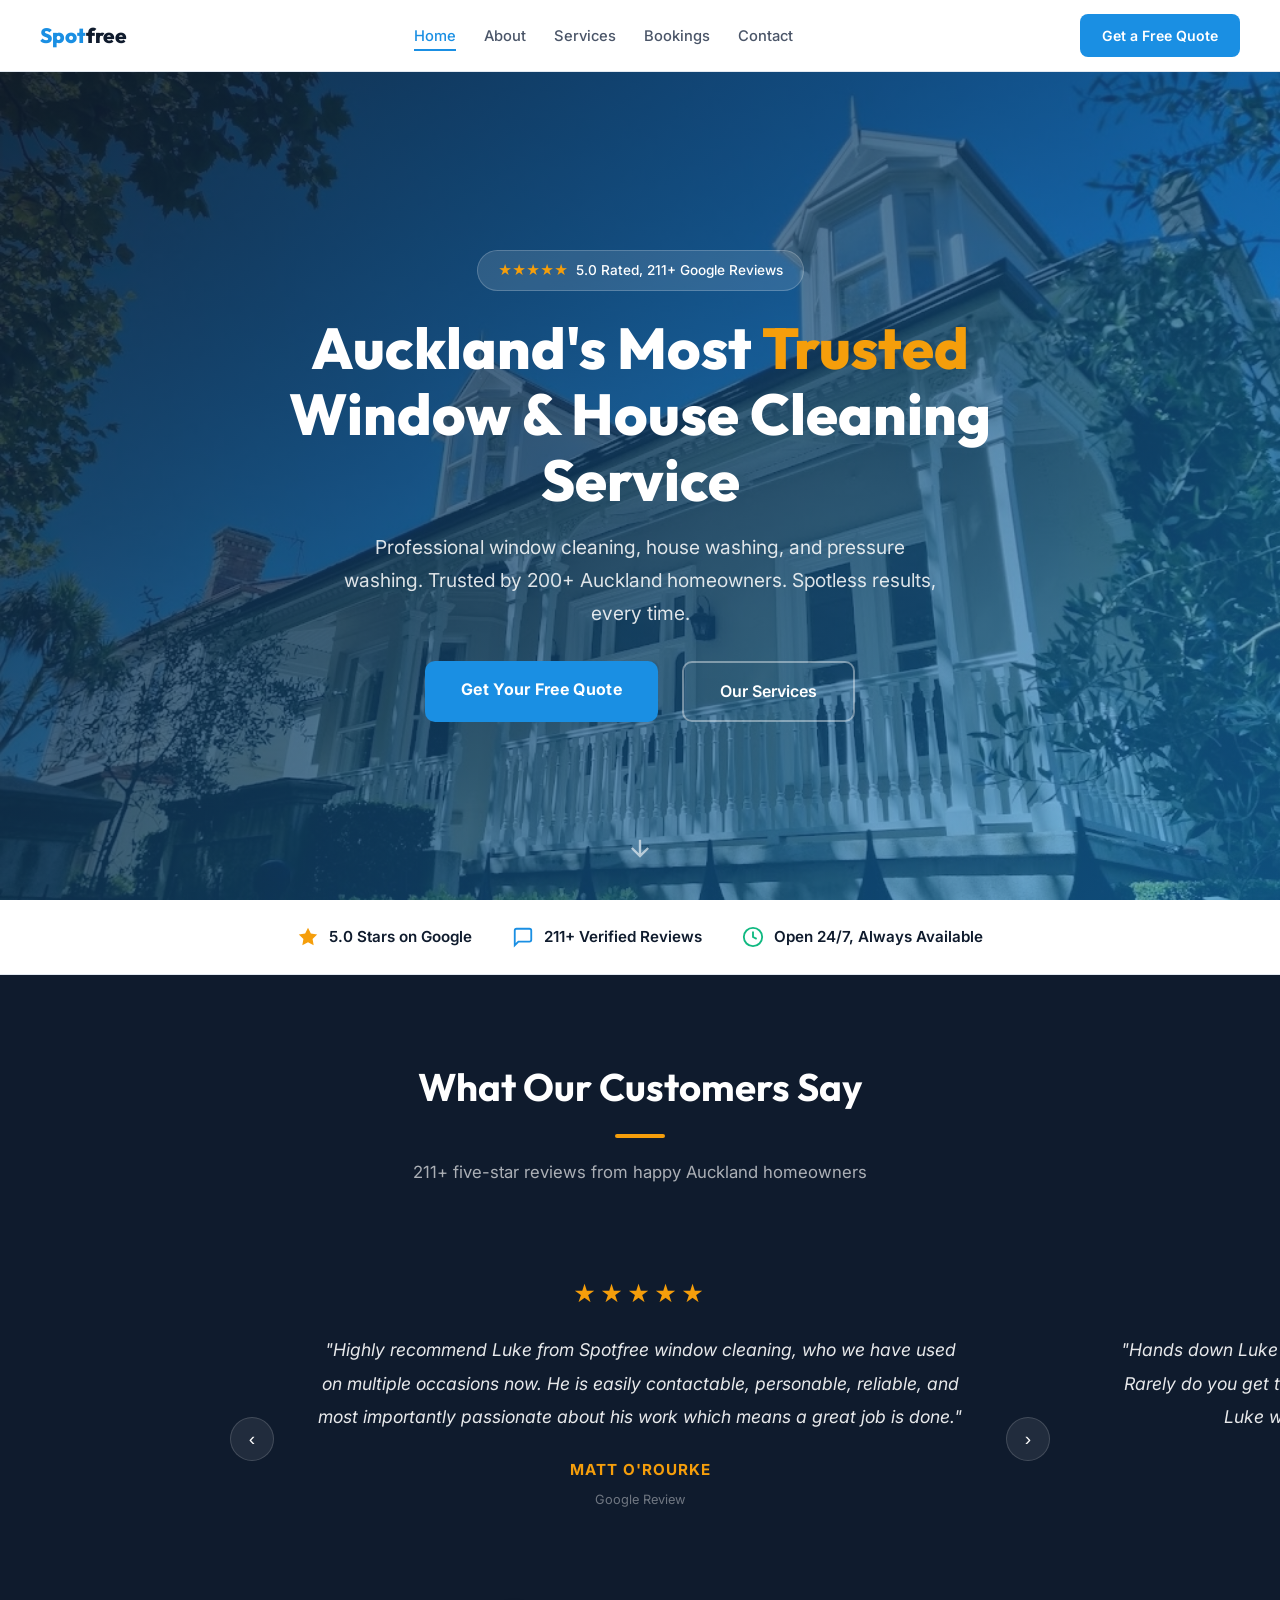
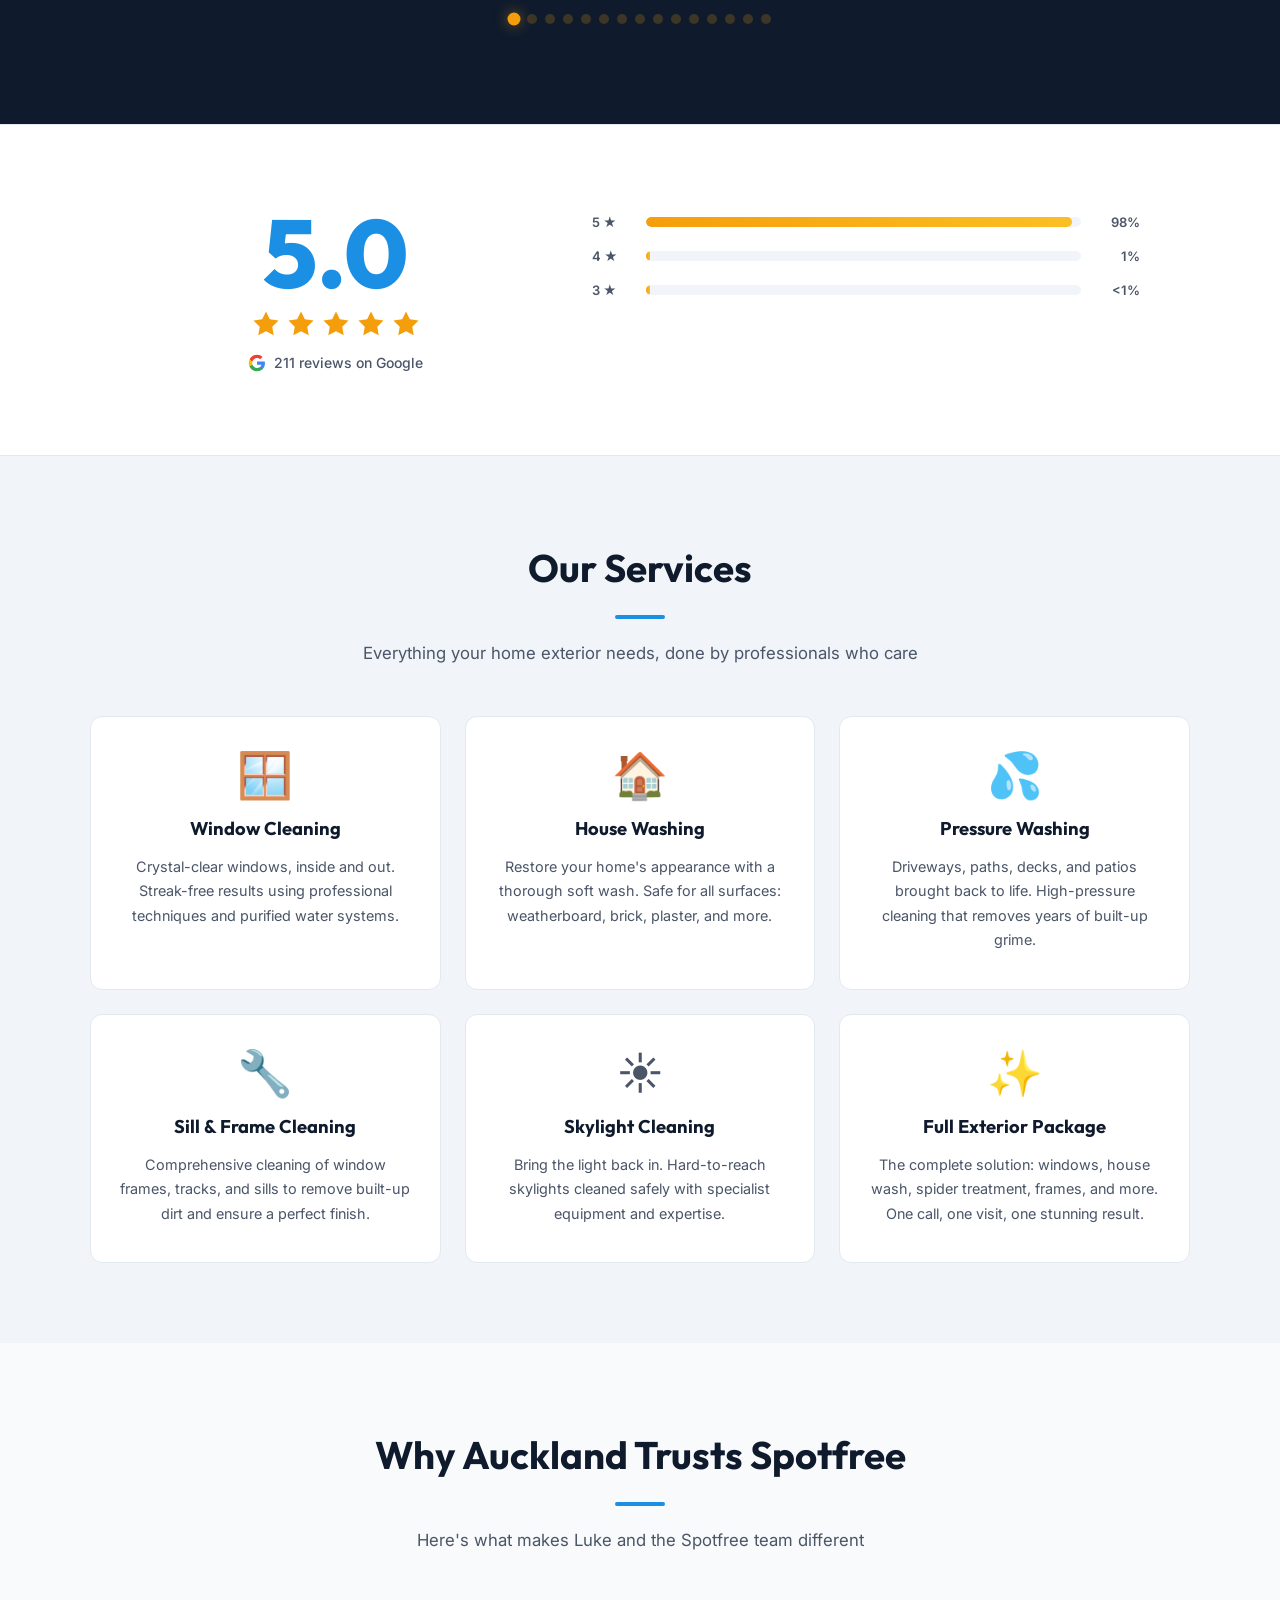
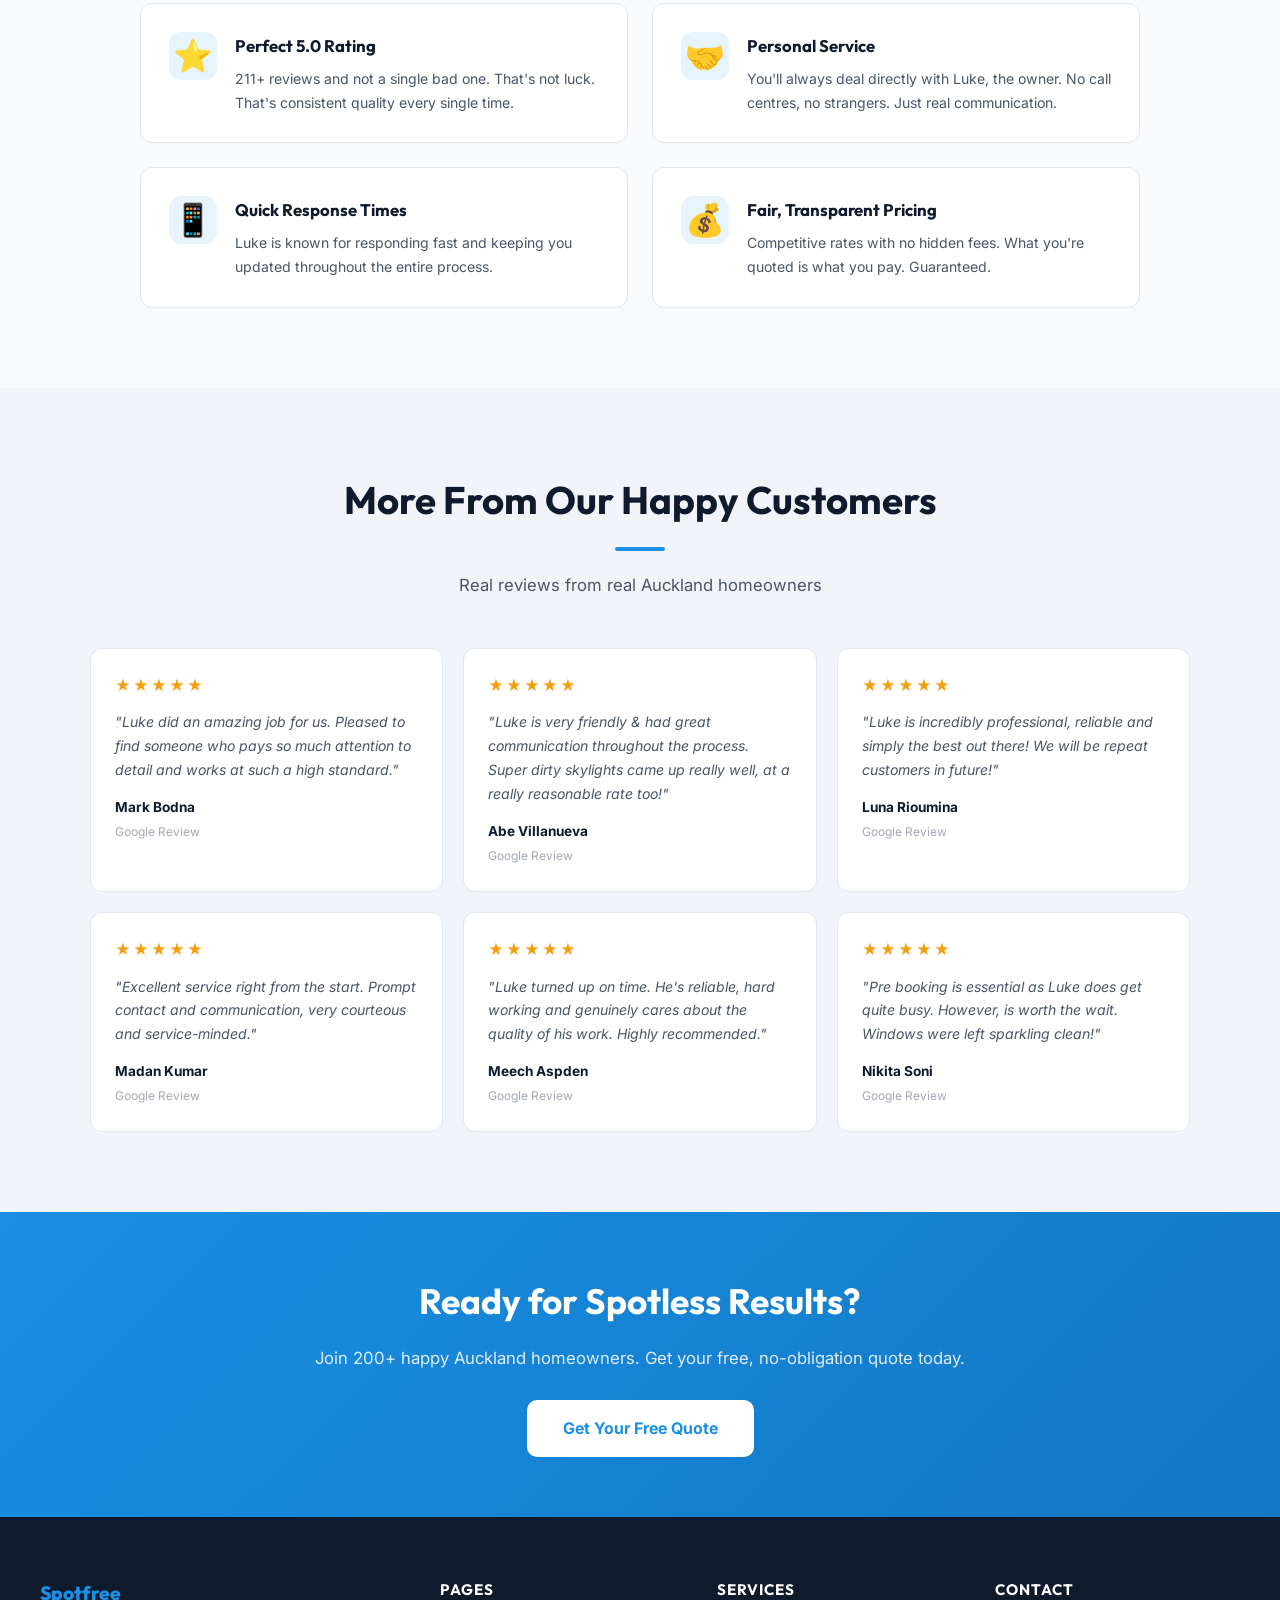
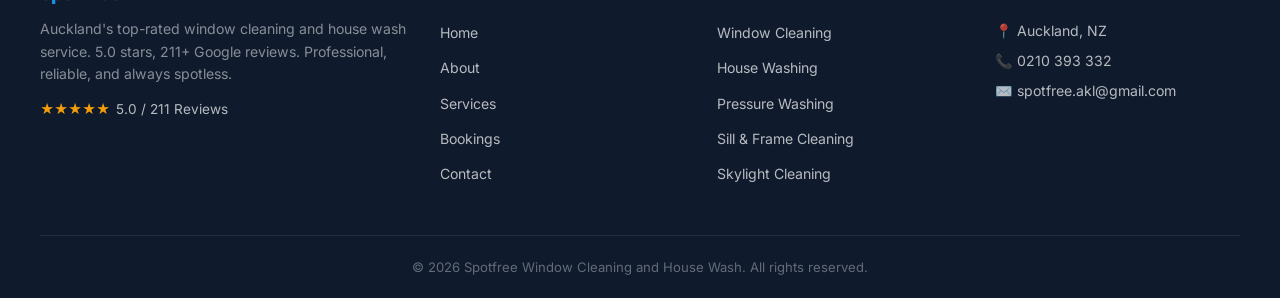
<file: index.html>
<!DOCTYPE html>
<html lang="en">

<head>
    <meta charset="UTF-8">
    <meta name="viewport" content="width=device-width, initial-scale=1.0">
    <meta name="description"
        content="Spotfree Window Cleaning and House Wash. Auckland's top-rated exterior cleaning service. 5.0 stars, 211+ Google reviews. Window cleaning, house washing, pressure washing.">
    <title>Home | Spotfree Window Cleaning &amp; House Wash, Auckland</title>
    <link rel="preconnect" href="https://fonts.googleapis.com">
    <link rel="preconnect" href="https://fonts.gstatic.com" crossorigin>
    <link
        href="https://fonts.googleapis.com/css2?family=Inter:wght@300;400;500;600;700&family=Outfit:wght@400;600;700;800&display=swap"
        rel="stylesheet">
    <style>
        /* ═══════════════ DESIGN TOKENS ═══════════════ */
        :root {
            --color-bg: #f8fafb;
            --color-dark: #0f1b2d;
            --color-accent: #1a8fe3;
            --color-accent-dark: #1277c4;
            --color-accent-light: #e8f4fd;
            --color-text: #4a5568;
            --color-heading: #0f1b2d;
            --color-white: #ffffff;
            --color-gold: #f59e0b;
            --color-gold-light: #fef3c7;
            --color-border: #e2e8f0;
            --color-card: #ffffff;
            --color-section-alt: #f1f5f9;
            --font-heading: 'Outfit', sans-serif;
            --font-body: 'Inter', sans-serif;
            --shadow-sm: 0 1px 3px rgba(0, 0, 0, 0.08);
            --shadow-md: 0 4px 16px rgba(0, 0, 0, 0.1);
            --shadow-lg: 0 12px 40px rgba(0, 0, 0, 0.12);
            --radius: 12px;
        }

        *,
        *::before,
        *::after {
            margin: 0;
            padding: 0;
            box-sizing: border-box;
        }

        html {
            scroll-behavior: smooth;
        }

        body {
            background: var(--color-bg);
            color: var(--color-text);
            font-family: var(--font-body);
            line-height: 1.7;
        }

        a {
            text-decoration: none;
            color: inherit;
        }

        img {
            max-width: 100%;
            display: block;
        }

        /* ═══════════════ SCROLL ANIMATIONS ═══════════════ */
        .fade-in {
            opacity: 0;
            transform: translateY(30px);
            transition: opacity 0.7s ease, transform 0.7s ease;
        }

        .fade-in.visible {
            opacity: 1;
            transform: translateY(0);
        }

        .fade-in-left {
            opacity: 0;
            transform: translateX(-40px);
            transition: opacity 0.7s ease, transform 0.7s ease;
        }

        .fade-in-left.visible {
            opacity: 1;
            transform: translateX(0);
        }

        .fade-in-right {
            opacity: 0;
            transform: translateX(40px);
            transition: opacity 0.7s ease, transform 0.7s ease;
        }

        .fade-in-right.visible {
            opacity: 1;
            transform: translateX(0);
        }

        .scale-in {
            opacity: 0;
            transform: scale(0.92);
            transition: opacity 0.6s ease, transform 0.6s ease;
        }

        .scale-in.visible {
            opacity: 1;
            transform: scale(1);
        }

        /* ═══════════════ HEADER ═══════════════ */
        .site-header {
            position: sticky;
            top: 0;
            z-index: 1000;
            background: rgba(255, 255, 255, 0.95);
            backdrop-filter: blur(12px);
            height: 72px;
            display: flex;
            align-items: center;
            justify-content: space-between;
            padding: 0 40px;
            border-bottom: 1px solid var(--color-border);
        }

        .logo {
            font-family: var(--font-heading);
            color: var(--color-accent);
            font-size: 1.3rem;
            font-weight: 800;
            white-space: nowrap;
        }

        .logo span {
            color: var(--color-heading);
        }

        .nav-links {
            display: flex;
            align-items: center;
            gap: 28px;
            list-style: none;
        }

        .nav-links a {
            font-size: 0.92rem;
            font-weight: 500;
            color: var(--color-text);
            padding-bottom: 4px;
            border-bottom: 2px solid transparent;
            transition: all 0.3s ease;
        }

        .nav-links a:hover,
        .nav-links a.active {
            color: var(--color-accent);
            border-bottom-color: var(--color-accent);
        }

        .header-cta {
            background: var(--color-accent);
            color: var(--color-white);
            font-family: var(--font-body);
            font-weight: 600;
            font-size: 0.88rem;
            padding: 10px 22px;
            border: none;
            border-radius: 8px;
            cursor: pointer;
            transition: all 0.3s ease;
        }

        .header-cta:hover {
            background: var(--color-accent-dark);
            transform: translateY(-1px);
            box-shadow: var(--shadow-md);
        }

        .hamburger {
            display: none;
            background: none;
            border: none;
            color: var(--color-accent);
            font-size: 1.8rem;
            cursor: pointer;
            line-height: 1;
        }

        /* ═══════════════ MOBILE NAV ═══════════════ */
        .mobile-nav {
            display: none;
            position: fixed;
            top: 72px;
            left: 0;
            right: 0;
            bottom: 0;
            background: var(--color-white);
            z-index: 999;
            flex-direction: column;
            align-items: center;
            justify-content: flex-start;
            overflow: hidden;
            max-height: 0;
            transition: max-height 0.4s ease;
        }

        .mobile-nav.open {
            max-height: calc(100vh - 72px);
        }

        .mobile-nav a {
            display: block;
            width: 100%;
            text-align: center;
            padding: 18px 16px;
            font-size: 1.1rem;
            color: var(--color-text);
            border-bottom: 1px solid var(--color-border);
            transition: all 0.3s ease;
        }

        .mobile-nav a:hover,
        .mobile-nav a.active {
            color: var(--color-accent);
            background: var(--color-accent-light);
        }

        .mobile-nav .mobile-cta {
            display: block;
            width: calc(100% - 32px);
            margin: 20px 16px;
            background: var(--color-accent);
            color: var(--color-white);
            text-align: center;
            padding: 14px;
            font-weight: 700;
            border-radius: 8px;
        }

        @media (max-width: 768px) {

            .nav-links,
            .header-cta {
                display: none !important;
            }

            .hamburger {
                display: block;
            }

            .mobile-nav {
                display: flex;
            }

            .site-header {
                padding: 0 20px;
            }
        }

        /* ═══════════════ HERO ═══════════════ */
        .hero {
            position: relative;
            min-height: 92vh;
            display: flex;
            align-items: center;
            justify-content: center;
            text-align: center;
            background: var(--color-dark);
            overflow: hidden;
        }

        .hero-bg {
            position: absolute;
            inset: 0;
            background-image: url('images/real_exterior_01.jpg');
            background-size: cover;
            background-position: center;
        }

        .hero-overlay {
            position: absolute;
            inset: 0;
            background: linear-gradient(135deg, rgba(15, 27, 45, 0.88) 0%, rgba(26, 143, 227, 0.55) 100%);
        }

        .hero-content {
            position: relative;
            z-index: 2;
            max-width: 800px;
            padding: 0 24px;
            animation: heroFadeIn 1s ease forwards;
        }

        @keyframes heroFadeIn {
            from {
                opacity: 0;
                transform: translateY(25px);
            }

            to {
                opacity: 1;
                transform: translateY(0);
            }
        }

        .hero-badge {
            display: inline-flex;
            align-items: center;
            gap: 8px;
            background: rgba(255, 255, 255, 0.12);
            backdrop-filter: blur(8px);
            border: 1px solid rgba(255, 255, 255, 0.2);
            border-radius: 50px;
            padding: 8px 20px;
            font-size: 0.85rem;
            color: var(--color-white);
            margin-bottom: 24px;
            font-weight: 500;
        }

        .hero-badge .stars {
            color: var(--color-gold);
        }

        .hero h1 {
            font-family: var(--font-heading);
            color: var(--color-white);
            font-size: clamp(2.2rem, 5vw, 3.6rem);
            margin-bottom: 18px;
            line-height: 1.15;
            font-weight: 800;
        }

        .hero h1 .accent {
            color: var(--color-gold);
        }

        .hero p {
            font-size: clamp(1rem, 2vw, 1.2rem);
            color: rgba(255, 255, 255, 0.85);
            margin-bottom: 32px;
            max-width: 600px;
            margin-left: auto;
            margin-right: auto;
        }

        .btn-primary {
            display: inline-block;
            background: var(--color-accent);
            color: var(--color-white);
            font-family: var(--font-body);
            font-weight: 700;
            font-size: 1rem;
            padding: 15px 36px;
            border: none;
            border-radius: 10px;
            cursor: pointer;
            transition: all 0.3s ease;
            letter-spacing: 0.3px;
        }

        .btn-primary:hover {
            background: var(--color-accent-dark);
            transform: translateY(-2px);
            box-shadow: 0 8px 25px rgba(26, 143, 227, 0.35);
        }

        .btn-outline {
            display: inline-block;
            background: transparent;
            color: var(--color-white);
            font-family: var(--font-body);
            font-weight: 600;
            font-size: 1rem;
            padding: 15px 36px;
            border: 2px solid rgba(255, 255, 255, 0.4);
            border-radius: 10px;
            cursor: pointer;
            transition: all 0.3s ease;
            margin-left: 12px;
        }

        .btn-outline:hover {
            background: rgba(255, 255, 255, 0.1);
            border-color: var(--color-white);
        }

        .hero-buttons {
            display: flex;
            gap: 12px;
            justify-content: center;
            flex-wrap: wrap;
        }

        .scroll-indicator {
            position: absolute;
            bottom: 30px;
            left: 50%;
            transform: translateX(-50%);
            z-index: 2;
            animation: bounce 2s infinite;
        }

        .scroll-indicator svg {
            width: 28px;
            height: 28px;
            fill: none;
            stroke: rgba(255, 255, 255, 0.6);
            stroke-width: 2;
        }

        @keyframes bounce {

            0%,
            100% {
                transform: translateX(-50%) translateY(0);
            }

            50% {
                transform: translateX(-50%) translateY(10px);
            }
        }

        /* ═══════════════ TRUST STRIP ═══════════════ */
        .trust-strip {
            background: var(--color-white);
            border-bottom: 1px solid var(--color-border);
            padding: 24px 40px;
        }

        .trust-strip-inner {
            max-width: 900px;
            margin: 0 auto;
            display: flex;
            justify-content: center;
            align-items: center;
            gap: 40px;
            flex-wrap: wrap;
        }

        .trust-item {
            display: flex;
            align-items: center;
            gap: 10px;
            font-size: 0.95rem;
            font-weight: 600;
            color: var(--color-heading);
        }

        .trust-item svg {
            width: 22px;
            height: 22px;
            flex-shrink: 0;
        }

        .trust-item .gold {
            color: var(--color-gold);
        }

        .trust-item .blue {
            color: var(--color-accent);
        }

        .trust-item .green {
            color: #10b981;
        }

        /* ═══════════════ SECTIONS ═══════════════ */
        .section {
            padding: 80px 40px;
        }

        .section-alt {
            background: var(--color-section-alt);
        }

        .section-title {
            font-family: var(--font-heading);
            color: var(--color-heading);
            font-size: clamp(1.8rem, 3vw, 2.5rem);
            text-align: center;
            margin-bottom: 10px;
            font-weight: 700;
        }

        .section-subtitle {
            text-align: center;
            color: var(--color-text);
            font-size: 1.05rem;
            margin-bottom: 48px;
            max-width: 600px;
            margin-left: auto;
            margin-right: auto;
        }

        .accent-line {
            width: 50px;
            height: 4px;
            background: var(--color-accent);
            margin: 14px auto 20px;
            border-radius: 2px;
        }

        /* ═══════════════ REVIEW CAROUSEL ═══════════════ */
        .reviews-section {
            background: var(--color-dark);
            padding: 80px 40px;
            overflow: hidden;
        }

        .reviews-section .section-title {
            color: var(--color-white);
        }

        .reviews-section .section-subtitle {
            color: rgba(255, 255, 255, 0.65);
        }

        .reviews-section .accent-line {
            background: var(--color-gold);
        }

        .review-carousel-wrapper {
            max-width: 800px;
            margin: 0 auto;
            position: relative;
        }

        .review-carousel {
            display: flex;
            transition: transform 0.6s cubic-bezier(0.4, 0, 0.2, 1);
            will-change: transform;
        }

        .review-slide {
            min-width: 100%;
            padding: 40px 20px;
            text-align: center;
        }

        .review-stars {
            color: var(--color-gold);
            font-size: 1.4rem;
            margin-bottom: 20px;
            letter-spacing: 4px;
        }

        .review-text {
            font-size: 1.1rem;
            line-height: 1.9;
            margin-bottom: 24px;
            color: rgba(255, 255, 255, 0.9);
            font-style: italic;
            max-width: 650px;
            margin-left: auto;
            margin-right: auto;
        }

        .review-author {
            font-weight: 700;
            color: var(--color-gold);
            font-size: 0.95rem;
            letter-spacing: 1px;
            text-transform: uppercase;
        }

        .review-date {
            font-size: 0.8rem;
            color: rgba(255, 255, 255, 0.4);
            margin-top: 6px;
        }

        .carousel-dots {
            display: flex;
            justify-content: center;
            gap: 8px;
            margin-top: 20px;
            padding: 10px 0 20px;
            flex-wrap: wrap;
        }

        .carousel-dot {
            width: 10px;
            height: 10px;
            border-radius: 50%;
            background: rgba(245, 158, 11, 0.2);
            border: none;
            cursor: pointer;
            transition: all 0.3s ease;
        }

        .carousel-dot.active {
            background: var(--color-gold);
            transform: scale(1.3);
            box-shadow: 0 0 10px rgba(245, 158, 11, 0.5);
        }

        .carousel-nav {
            position: absolute;
            top: 50%;
            transform: translateY(-50%);
            background: rgba(255, 255, 255, 0.08);
            border: 1px solid rgba(255, 255, 255, 0.15);
            color: var(--color-white);
            width: 44px;
            height: 44px;
            border-radius: 50%;
            font-size: 1.2rem;
            cursor: pointer;
            transition: all 0.3s ease;
            display: flex;
            align-items: center;
            justify-content: center;
        }

        .carousel-nav:hover {
            background: var(--color-accent);
            border-color: var(--color-accent);
        }

        .carousel-prev {
            left: -10px;
            z-index: 10;
        }

        .carousel-next {
            right: -10px;
            z-index: 10;
        }

        @media (max-width: 768px) {
            .carousel-prev {
                left: 0;
            }

            .carousel-next {
                right: 0;
            }
        }

        /* ═══════════════ SOCIAL PROOF ═══════════════ */
        .social-proof-section {
            background: var(--color-white);
            padding: 80px 40px;
            border-top: 1px solid var(--color-border);
            border-bottom: 1px solid var(--color-border);
        }

        .social-proof-grid {
            max-width: 1000px;
            margin: 0 auto;
            display: grid;
            grid-template-columns: 1fr 1.4fr;
            gap: 60px;
            align-items: center;
        }

        .rating-left {
            text-align: center;
            display: flex;
            flex-direction: column;
            align-items: center;
        }

        .rating-number {
            font-family: var(--font-heading);
            font-size: 96px;
            color: var(--color-accent);
            line-height: 1;
            margin-bottom: 8px;
            font-weight: 800;
        }

        .star-row {
            display: flex;
            gap: 5px;
            margin-bottom: 12px;
        }

        .star-svg {
            width: 30px;
            height: 30px;
            transform: scale(0);
            transition: transform 0.4s cubic-bezier(0.175, 0.885, 0.32, 1.275);
        }

        .star-svg.visible {
            transform: scale(1);
        }

        .rating-label {
            display: flex;
            align-items: center;
            gap: 8px;
            font-size: 14px;
            color: var(--color-text);
            font-weight: 500;
        }

        .google-g {
            width: 18px;
            height: 18px;
        }

        .bars-right {
            display: flex;
            flex-direction: column;
            gap: 12px;
        }

        .bar-row {
            display: grid;
            grid-template-columns: 40px 1fr 45px;
            align-items: center;
            gap: 14px;
            opacity: 0;
            transform: translateX(20px);
            transition: all 0.6s ease;
        }

        .bar-row.visible {
            opacity: 1;
            transform: translateX(0);
        }

        .bar-label {
            font-size: 13px;
            color: var(--color-text);
            font-weight: 600;
        }

        .bar-track {
            height: 10px;
            background: var(--color-section-alt);
            border-radius: 5px;
            position: relative;
            overflow: hidden;
        }

        .bar-fill {
            position: absolute;
            left: 0;
            top: 0;
            height: 100%;
            width: 0%;
            border-radius: 5px;
            transition: width 1s cubic-bezier(0.65, 0, 0.35, 1);
        }

        .bar-percent {
            font-size: 13px;
            color: var(--color-text);
            text-align: right;
            font-weight: 600;
        }

        @media (max-width: 768px) {
            .social-proof-grid {
                grid-template-columns: 1fr;
                gap: 40px;
            }

            .rating-number {
                font-size: 72px;
            }
        }

        /* ═══════════════ SERVICES GRID ═══════════════ */
        .services-grid {
            max-width: 1100px;
            margin: 0 auto;
            display: grid;
            grid-template-columns: repeat(3, 1fr);
            gap: 24px;
        }

        .service-card {
            background: var(--color-card);
            border: 1px solid var(--color-border);
            border-radius: var(--radius);
            padding: 36px 28px;
            text-align: center;
            transition: all 0.3s ease;
            position: relative;
            overflow: hidden;
        }

        .service-card:hover {
            transform: translateY(-4px);
            box-shadow: var(--shadow-lg);
            border-color: var(--color-accent);
        }

        .service-card::before {
            content: '';
            position: absolute;
            top: 0;
            left: 0;
            right: 0;
            height: 4px;
            background: var(--color-accent);
            transform: scaleX(0);
            transition: transform 0.3s ease;
        }

        .service-card:hover::before {
            transform: scaleX(1);
        }

        .service-icon {
            font-size: 2.8rem;
            margin-bottom: 16px;
            line-height: 1;
        }

        .service-card h3 {
            font-family: var(--font-heading);
            color: var(--color-heading);
            font-size: 1.15rem;
            margin-bottom: 10px;
            font-weight: 700;
        }

        .service-card p {
            font-size: 0.9rem;
            color: var(--color-text);
            line-height: 1.7;
        }

        @media (max-width: 768px) {
            .services-grid {
                grid-template-columns: 1fr;
            }
        }

        /* ═══════════════ WHY CHOOSE US ═══════════════ */
        .why-grid {
            max-width: 1000px;
            margin: 0 auto;
            display: grid;
            grid-template-columns: repeat(2, 1fr);
            gap: 24px;
        }

        .why-card {
            display: flex;
            align-items: flex-start;
            gap: 18px;
            background: var(--color-white);
            padding: 28px;
            border-radius: var(--radius);
            border: 1px solid var(--color-border);
            transition: all 0.3s ease;
        }

        .why-card:hover {
            box-shadow: var(--shadow-md);
        }

        .why-icon {
            font-size: 2rem;
            flex-shrink: 0;
            width: 48px;
            height: 48px;
            background: var(--color-accent-light);
            border-radius: 12px;
            display: flex;
            align-items: center;
            justify-content: center;
        }

        .why-card h3 {
            font-family: var(--font-heading);
            color: var(--color-heading);
            font-size: 1.05rem;
            margin-bottom: 6px;
            font-weight: 700;
        }

        .why-card p {
            font-size: 0.88rem;
            color: var(--color-text);
        }

        @media (max-width: 768px) {
            .why-grid {
                grid-template-columns: 1fr;
            }
        }

        /* ═══════════════ REVIEW WALL ═══════════════ */
        .review-wall {
            max-width: 1100px;
            margin: 0 auto;
            display: grid;
            grid-template-columns: repeat(3, 1fr);
            gap: 20px;
        }

        .review-card {
            background: var(--color-white);
            border: 1px solid var(--color-border);
            border-radius: var(--radius);
            padding: 24px;
            transition: all 0.3s ease;
        }

        .review-card:hover {
            box-shadow: var(--shadow-md);
            transform: translateY(-2px);
        }

        .review-card-stars {
            color: var(--color-gold);
            font-size: 0.95rem;
            margin-bottom: 12px;
            letter-spacing: 2px;
        }

        .review-card-text {
            font-size: 0.88rem;
            color: var(--color-text);
            line-height: 1.7;
            margin-bottom: 14px;
            font-style: italic;
        }

        .review-card-author {
            font-weight: 700;
            color: var(--color-heading);
            font-size: 0.85rem;
        }

        .review-card-date {
            font-size: 0.75rem;
            color: var(--color-text);
            opacity: 0.5;
            margin-top: 3px;
        }

        @media (max-width: 768px) {
            .review-wall {
                grid-template-columns: 1fr;
            }
        }

        @media (min-width: 769px) and (max-width: 1024px) {
            .review-wall {
                grid-template-columns: repeat(2, 1fr);
            }
        }

        /* ═══════════════ CTA BANNER ═══════════════ */
        .cta-banner {
            background: linear-gradient(135deg, var(--color-accent) 0%, var(--color-accent-dark) 100%);
            padding: 60px 40px;
            text-align: center;
        }

        .cta-banner h2 {
            font-family: var(--font-heading);
            color: var(--color-white);
            font-size: clamp(1.6rem, 3vw, 2.2rem);
            margin-bottom: 12px;
            font-weight: 700;
        }

        .cta-banner p {
            color: rgba(255, 255, 255, 0.85);
            font-size: 1.05rem;
            margin-bottom: 28px;
        }

        .btn-white {
            display: inline-block;
            background: var(--color-white);
            color: var(--color-accent);
            font-family: var(--font-body);
            font-weight: 700;
            font-size: 1rem;
            padding: 15px 36px;
            border: none;
            border-radius: 10px;
            cursor: pointer;
            transition: all 0.3s ease;
        }

        .btn-white:hover {
            transform: translateY(-2px);
            box-shadow: 0 8px 25px rgba(0, 0, 0, 0.2);
        }



        /* ═══════════════ FOOTER ═══════════════ */
        .site-footer {
            background: var(--color-dark);
            padding: 60px 40px 0;
            color: rgba(255, 255, 255, 0.7);
        }

        .footer-grid {
            display: grid;
            grid-template-columns: 1.5fr 1fr 1fr 1fr;
            gap: 2rem;
            max-width: 1200px;
            margin: 0 auto;
            padding-bottom: 40px;
        }

        .footer-brand .footer-logo {
            font-family: var(--font-heading);
            color: var(--color-accent);
            font-size: 1.2rem;
            font-weight: 800;
            margin-bottom: 8px;
        }

        .footer-brand .footer-tagline {
            font-size: 0.88rem;
            color: rgba(255, 255, 255, 0.5);
            line-height: 1.6;
        }

        .footer-heading {
            font-family: var(--font-heading);
            color: var(--color-white);
            font-size: 0.95rem;
            font-weight: 700;
            margin-bottom: 16px;
            text-transform: uppercase;
            letter-spacing: 1px;
        }

        .footer-nav ul {
            list-style: none;
        }

        .footer-nav ul li {
            margin-bottom: 8px;
        }

        .footer-nav a {
            font-size: 0.88rem;
            transition: color 0.3s ease;
        }

        .footer-nav a:hover {
            color: var(--color-accent);
        }

        .footer-contact p {
            font-size: 0.88rem;
            margin-bottom: 6px;
        }

        .footer-rating {
            display: flex;
            align-items: center;
            gap: 6px;
            margin-top: 12px;
            font-size: 0.85rem;
        }

        .footer-rating .stars {
            color: var(--color-gold);
        }

        .footer-bottom {
            border-top: 1px solid rgba(255, 255, 255, 0.08);
            padding: 20px 0;
            text-align: center;
            font-size: 0.82rem;
            color: rgba(255, 255, 255, 0.35);
            max-width: 1200px;
            margin: 0 auto;
        }

        @media (max-width: 768px) {
            .footer-grid {
                grid-template-columns: 1fr;
                text-align: center;
            }

            .footer-rating {
                justify-content: center;
            }

            .section {
                padding: 60px 20px;
            }

            .trust-strip {
                padding: 20px;
            }

            .trust-strip-inner {
                gap: 20px;
            }
        }
    </style>
</head>

<body>
    <!-- ═══════════════ HEADER ═══════════════ -->
    <header class="site-header" id="site-header">
        <a href="./" class="logo">Spot<span>free</span></a>
        <nav>
            <ul class="nav-links">
                <li><a href="./" class="active">Home</a></li>
                <li><a href="about/">About</a></li>
                <li><a href="services/">Services</a></li>
                <li><a href="bookings/">Bookings</a></li>
                <li><a href="contact/">Contact</a></li>
            </ul>
        </nav>
        <a href="contact/" class="header-cta">Get a Free Quote</a>
        <button class="hamburger" id="hamburger" aria-label="Open menu">☰</button>
    </header>

    <nav class="mobile-nav" id="mobile-nav">
        <a href="./" class="active">Home</a>
        <a href="about/">About</a>
        <a href="services/">Services</a>
        <a href="bookings/">Bookings</a>
        <a href="contact/">Contact</a>
        <a href="contact/" class="mobile-cta">Get a Free Quote</a>
    </nav>

    <!-- ═══════════════ HERO ═══════════════ -->
    <section class="hero" id="hero">
        <div class="hero-bg"></div>
        <div class="hero-overlay"></div>
        <div class="hero-content">
            <div class="hero-badge">
                <span class="stars">★★★★★</span>
                <span>5.0 Rated, 211+ Google Reviews</span>
            </div>
            <h1>Auckland's Most <span class="accent">Trusted</span> Window & House Cleaning Service</h1>
            <p>Professional window cleaning, house washing, and pressure washing. Trusted by 200+ Auckland homeowners.
                Spotless results, every time.</p>
            <div class="hero-buttons">
                <a href="contact/" class="btn-primary">Get Your Free Quote</a>
                <a href="services/" class="btn-outline">Our Services</a>
            </div>
        </div>
        <div class="scroll-indicator">
            <svg viewBox="0 0 24 24">
                <path d="M12 5v14M5 12l7 7 7-7" />
            </svg>
        </div>
    </section>

    <!-- ═══════════════ TRUST STRIP ═══════════════ -->
    <div class="trust-strip">
        <div class="trust-strip-inner">
            <div class="trust-item">
                <svg class="gold" viewBox="0 0 24 24" fill="currentColor">
                    <path
                        d="M12 2l3.09 6.26L22 9.27l-5 4.87 1.18 6.88L12 17.77l-6.18 3.25L7 14.14 2 9.27l6.91-1.01L12 2z" />
                </svg>
                <span>5.0 Stars on Google</span>
            </div>
            <div class="trust-item">
                <svg class="blue" viewBox="0 0 24 24" fill="none" stroke="currentColor" stroke-width="2">
                    <path d="M21 15a2 2 0 0 1-2 2H7l-4 4V5a2 2 0 0 1 2-2h14a2 2 0 0 1 2 2z" />
                </svg>
                <span>211+ Verified Reviews</span>
            </div>
            <div class="trust-item">
                <svg class="green" viewBox="0 0 24 24" fill="none" stroke="currentColor" stroke-width="2">
                    <circle cx="12" cy="12" r="10" />
                    <polyline points="12 6 12 12 16 14" />
                </svg>
                <span>Open 24/7, Always Available</span>
            </div>
        </div>
    </div>

    <!-- ═══════════════ REVIEWS CAROUSEL ═══════════════ -->
    <section class="reviews-section" id="reviews">
        <h2 class="section-title">What Our Customers Say</h2>
        <div class="accent-line"></div>
        <p class="section-subtitle">211+ five-star reviews from happy Auckland homeowners</p>

        <div class="review-carousel-wrapper">
            <button class="carousel-nav carousel-prev" id="carousel-prev" aria-label="Previous review">‹</button>
            <button class="carousel-nav carousel-next" id="carousel-next" aria-label="Next review">›</button>
            <div class="review-carousel" id="review-carousel">
                <div class="review-slide">
                    <div class="review-stars">★★★★★</div>
                    <p class="review-text">"Highly recommend Luke from Spotfree window cleaning, who we have used on
                        multiple occasions now. He is easily contactable, personable, reliable, and most importantly
                        passionate about his work which means a great job is done."</p>
                    <div class="review-author">Matt O'Rourke</div>
                    <div class="review-date">Google Review</div>
                </div>
                <div class="review-slide">
                    <div class="review-stars">★★★★★</div>
                    <p class="review-text">"Hands down Luke is one of the best professionals I have hired services from.
                        Rarely do you get to see the good 'ol classic work ethics that he possesses... Luke will go far
                        in whatever he chooses to do. 👌🙌🏼"</p>
                    <div class="review-author">Vash Vyas</div>
                    <div class="review-date">Google Review</div>
                </div>
                <div class="review-slide">
                    <div class="review-stars">★★★★★</div>
                    <p class="review-text">"Excellent service. Luke went above and beyond to fit us in on short notice.
                        His work was impeccable. Would certainly recommend him to others."</p>
                    <div class="review-author">Emily Joubert</div>
                    <div class="review-date">Google Review</div>
                </div>
                <div class="review-slide">
                    <div class="review-stars">★★★★★</div>
                    <p class="review-text">"Luke did an amazing job for us. Pleased to find someone who pays so much
                        attention to detail and works at such a high standard... I'd be more than happy to recommend
                        Luke as our experience was very positive."</p>
                    <div class="review-author">Mark Bodna</div>
                    <div class="review-date">Google Review</div>
                </div>
                <div class="review-slide">
                    <div class="review-stars">★★★★★</div>
                    <p class="review-text">"Luke did a great job for our window cleaning. He is super friendly and
                        responsible. He always responds to messages quickly with patience... I would highly recommend
                        him!"</p>
                    <div class="review-author">Weiyu Wang</div>
                    <div class="review-date">Google Review</div>
                </div>
                <div class="review-slide">
                    <div class="review-stars">★★★★★</div>
                    <p class="review-text">"Luke is very friendly & had great communication throughout the process. We
                        had super dirty skylights that came up really well after he cleaned them... at a really
                        reasonable rate too!"</p>
                    <div class="review-author">Abe Villanueva</div>
                    <div class="review-date">Google Review</div>
                </div>
                <div class="review-slide">
                    <div class="review-stars">★★★★★</div>
                    <p class="review-text">"Spotfree did an excellent job with our house wash and window cleaning!
                        Highly recommended. Luke is passionate about his work and is great to deal with. Thanks Luke"
                    </p>
                    <div class="review-author">Bindi Norwell</div>
                    <div class="review-date">Google Review</div>
                </div>
                <div class="review-slide">
                    <div class="review-stars">★★★★★</div>
                    <p class="review-text">"Luke is incredibly professional, reliable and simply the best out there! We
                        really enjoyed meeting him and will be repeat customers in future!"</p>
                    <div class="review-author">Luna Rioumina</div>
                    <div class="review-date">Google Review</div>
                </div>
                <div class="review-slide">
                    <div class="review-stars">★★★★★</div>
                    <p class="review-text">"We're so glad we got Luke to do our windows, inside and out. It was a big
                        job and they came out so well. Extremely happy. We loved how Luke was down to earth, passionate
                        and easy to communicate with."</p>
                    <div class="review-author">Chloe Dickinson</div>
                    <div class="review-date">Google Review</div>
                </div>
                <div class="review-slide">
                    <div class="review-stars">★★★★★</div>
                    <p class="review-text">"Spotfree Window Cleaning did a complete house wash, spider treatment, sill &
                        frame clean, window clean inside and out and
                        clean, window clean inside and out and pressure clean... Luke did a fantastic job. He provided a
                        professional, friendly and well priced service."</p>
                    <div class="review-author">Elizabeth Hanham</div>
                    <div class="review-date">Google Review</div>
                </div>
                <div class="review-slide">
                    <div class="review-stars">★★★★★</div>
                    <p class="review-text">"Luke turned up on time. He's reliable, hard working and genuinely cares
                        about the quality of his work. I will for sure be using his service again. Highly recommended."
                    </p>
                    <div class="review-author">Meech Aspden</div>
                    <div class="review-date">Google Review</div>
                </div>
                <div class="review-slide">
                    <div class="review-stars">★★★★★</div>
                    <p class="review-text">"Luke does such a great job, we have had him do our windows twice now, and
                        about to book again. Truly a spotless finish, really good value, highly recommended."</p>
                    <div class="review-author">Laydee Lala</div>
                    <div class="review-date">Google Review</div>
                </div>
                <div class="review-slide">
                    <div class="review-stars">★★★★★</div>
                    <p class="review-text">"Excellent service right from the start. Prompt contact and communication,
                        Luke kept us updated right through the completion of the job. Very courteous and
                        service-minded."</p>
                    <div class="review-author">Madan Kumar</div>
                    <div class="review-date">Google Review</div>
                </div>
                <div class="review-slide">
                    <div class="review-stars">★★★★★</div>
                    <p class="review-text">"Pre booking is essential as Luke does get quite busy. However, is worth the
                        wait, windows were left sparkling clean, inside and out! Absolutely worth it. Great customer
                        service as well :)"</p>
                    <div class="review-author">Nikita Soni</div>
                    <div class="review-date">Google Review</div>
                </div>
                <div class="review-slide">
                    <div class="review-stars">★★★★★</div>
                    <p class="review-text">"Luke has been cleaning my house exterior over the last two years. I highly
                        recommend him as he offers an exceptional service and he always does it with a smile!"</p>
                    <div class="review-author">Rowena Edgeworth</div>
                    <div class="review-date">Google Review</div>
                </div>
            </div>
            <div class="carousel-dots" id="carousel-dots"></div>
        </div>
    </section>

    <!-- ═══════════════ SOCIAL PROOF BREAKDOWN ═══════════════ -->
    <section class="social-proof-section" id="social-proof">
        <div class="social-proof-grid">
            <div class="rating-left fade-in">
                <div class="rating-number" id="rating-counter">5.0</div>
                <div class="star-row" id="star-row">
                    <svg class="star-svg" viewBox="0 0 24 24" fill="#f59e0b">
                        <path
                            d="M12 2l3.09 6.26L22 9.27l-5 4.87 1.18 6.88L12 17.77l-6.18 3.25L7 14.14 2 9.27l6.91-1.01L12 2z" />
                    </svg>
                    <svg class="star-svg" viewBox="0 0 24 24" fill="#f59e0b">
                        <path
                            d="M12 2l3.09 6.26L22 9.27l-5 4.87 1.18 6.88L12 17.77l-6.18 3.25L7 14.14 2 9.27l6.91-1.01L12 2z" />
                    </svg>
                    <svg class="star-svg" viewBox="0 0 24 24" fill="#f59e0b">
                        <path
                            d="M12 2l3.09 6.26L22 9.27l-5 4.87 1.18 6.88L12 17.77l-6.18 3.25L7 14.14 2 9.27l6.91-1.01L12 2z" />
                    </svg>
                    <svg class="star-svg" viewBox="0 0 24 24" fill="#f59e0b">
                        <path
                            d="M12 2l3.09 6.26L22 9.27l-5 4.87 1.18 6.88L12 17.77l-6.18 3.25L7 14.14 2 9.27l6.91-1.01L12 2z" />
                    </svg>
                    <svg class="star-svg" viewBox="0 0 24 24" fill="#f59e0b">
                        <path
                            d="M12 2l3.09 6.26L22 9.27l-5 4.87 1.18 6.88L12 17.77l-6.18 3.25L7 14.14 2 9.27l6.91-1.01L12 2z" />
                    </svg>
                </div>
                <div class="rating-label fade-in">
                    <svg class="google-g" viewBox="0 0 24 24">
                        <path
                            d="M22.56 12.25c0-.78-.07-1.53-.2-2.25H12v4.26h5.92a5.06 5.06 0 0 1-2.2 3.32v2.77h3.57c2.08-1.92 3.28-4.74 3.28-8.1z"
                            fill="#4285F4" />
                        <path
                            d="M12 23c2.97 0 5.46-.98 7.28-2.66l-3.57-2.77c-.98.66-2.23 1.06-3.71 1.06-2.86 0-5.29-1.93-6.16-4.53H2.18v2.84C3.99 20.53 7.7 23 12 23z"
                            fill="#34A853" />
                        <path
                            d="M5.84 14.09c-.22-.66-.35-1.36-.35-2.09s.13-1.43.35-2.09V7.07H2.18C1.43 8.55 1 10.22 1 12s.43 3.45 1.18 4.93l2.85-2.22.81-.62z"
                            fill="#FBBC05" />
                        <path
                            d="M12 5.38c1.62 0 3.06.56 4.21 1.64l3.15-3.15C17.45 2.09 14.97 1 12 1 7.7 1 3.99 3.47 2.18 7.07l3.66 2.84c.87-2.6 3.3-4.53 6.16-4.53z"
                            fill="#EA4335" />
                    </svg>
                    <span>211 reviews on Google</span>
                </div>
            </div>
            <div class="bars-right">
                <div class="bar-row" data-delay="0"><span class="bar-label">5 ★</span>
                    <div class="bar-track">
                        <div class="bar-fill" style="background: linear-gradient(90deg, #f59e0b, #fbbf24);"
                            data-width="98%"></div>
                    </div><span class="bar-percent">98%</span>
                </div>
                <div class="bar-row" data-delay="100"><span class="bar-label">4 ★</span>
                    <div class="bar-track">
                        <div class="bar-fill" style="background: linear-gradient(90deg, #f59e0b, #fbbf24);"
                            data-width="1%"></div>
                    </div><span class="bar-percent">1%</span>
                </div>
                <div class="bar-row" data-delay="200"><span class="bar-label">3 ★</span>
                    <div class="bar-track">
                        <div class="bar-fill" style="background: linear-gradient(90deg, #f59e0b, #fbbf24);"
                            data-width="4px"></div>
                    </div><span class="bar-percent">&lt;1%</span>
                </div>
                <div class="bar-row" data-delay="300"><span class="bar-label">2 ★</span>
                    <div class="bar-track">
                        <div class="bar-fill" style="background: linear-gradient(90deg, #f59e0b, #fbbf24);"
                            data-width="2px"></div>
                    </div><span class="bar-percent">&lt;1%</span>
                </div>
                <div class="bar-row" data-delay="400"><span class="bar-label">1 ★</span>
                    <div class="bar-track">
                        <div class="bar-fill" style="background: linear-gradient(90deg, #f59e0b, #fbbf24);"
                            data-width="3px"></div>
                    </div><span class="bar-percent">&lt;1%</span>
                </div>
            </div>
        </div>
    </section>

    <!-- ═══════════════ SERVICES OVERVIEW ═══════════════ -->
    <section class="section section-alt" id="services-overview">
        <h2 class="section-title fade-in">Our Services</h2>
        <div class="accent-line"></div>
        <p class="section-subtitle fade-in">Everything your home exterior needs, done by professionals who care</p>
        <div class="services-grid">
            <div class="service-card scale-in">
                <div class="service-icon">🪟</div>
                <h3>Window Cleaning</h3>
                <p>Crystal-clear windows, inside and out. Streak-free results using professional techniques and purified
                    water systems.</p>
            </div>
            <div class="service-card scale-in">
                <div class="service-icon">🏠</div>
                <h3>House Washing</h3>
                <p>Restore your home's appearance with a thorough soft wash. Safe for all surfaces: weatherboard,
                    brick, plaster, and more.</p>
            </div>
            <div class="service-card scale-in">
                <div class="service-icon">💦</div>
                <h3>Pressure Washing</h3>
                <p>Driveways, paths, decks, and patios brought back to life. High-pressure cleaning that removes years
                    of built-up grime.</p>
            </div>
            <div class="service-card scale-in">
                <div class="service-icon">🔧</div>
                <h3>Sill & Frame Cleaning</h3>
                <p>Comprehensive cleaning of window frames, tracks, and sills to remove built-up dirt and ensure a
                    perfect finish.</p>
            </div>
            <div class="service-card scale-in">
                <div class="service-icon">☀️</div>
                <h3>Skylight Cleaning</h3>
                <p>Bring the light back in. Hard-to-reach skylights cleaned safely with specialist equipment and
                    expertise.</p>
            </div>
            <div class="service-card scale-in">
                <div class="service-icon">✨</div>
                <h3>Full Exterior Package</h3>
                <p>The complete solution: windows, house wash, spider treatment, frames, and more. One call, one visit,
                    one stunning
                    result.</p>
            </div>
        </div>
    </section>

    <!-- ═══════════════ WHY CHOOSE US ═══════════════ -->
    <section class="section" id="why">
        <h2 class="section-title fade-in">Why Auckland Trusts Spotfree</h2>
        <div class="accent-line"></div>
        <p class="section-subtitle fade-in">Here's what makes Luke and the Spotfree team different</p>
        <div class="why-grid">
            <div class="why-card fade-in-left">
                <div class="why-icon">⭐</div>
                <div>
                    <h3>Perfect 5.0 Rating</h3>
                    <p>211+ reviews and not a single bad one. That's not luck. That's consistent quality every single
                        time.</p>
                </div>
            </div>
            <div class="why-card fade-in-right">
                <div class="why-icon">🤝</div>
                <div>
                    <h3>Personal Service</h3>
                    <p>You'll always deal directly with Luke, the owner. No call centres, no strangers. Just real
                        communication.</p>
                </div>
            </div>
            <div class="why-card fade-in-left">
                <div class="why-icon">📱</div>
                <div>
                    <h3>Quick Response Times</h3>
                    <p>Luke is known for responding fast and keeping you updated throughout the entire process.</p>
                </div>
            </div>
            <div class="why-card fade-in-right">
                <div class="why-icon">💰</div>
                <div>
                    <h3>Fair, Transparent Pricing</h3>
                    <p>Competitive rates with no hidden fees. What you're quoted is what you pay. Guaranteed.</p>
                </div>
            </div>
        </div>
    </section>

    <!-- ═══════════════ REVIEW WALL ═══════════════ -->
    <section class="section section-alt" id="review-wall">
        <h2 class="section-title fade-in">More From Our Happy Customers</h2>
        <div class="accent-line"></div>
        <p class="section-subtitle fade-in">Real reviews from real Auckland homeowners</p>
        <div class="review-wall">
            <div class="review-card fade-in">
                <div class="review-card-stars">★★★★★</div>
                <p class="review-card-text">"Luke did an amazing job for us. Pleased to find someone who pays so much
                    attention to detail and works at such a high standard."</p>
                <div class="review-card-author">Mark Bodna</div>
                <div class="review-card-date">Google Review</div>
            </div>
            <div class="review-card fade-in">
                <div class="review-card-stars">★★★★★</div>
                <p class="review-card-text">"Luke is very friendly &amp; had great communication throughout the process.
                    Super dirty skylights came up really well, at a really reasonable rate too!"</p>
                <div class="review-card-author">Abe Villanueva</div>
                <div class="review-card-date">Google Review</div>
            </div>
            <div class="review-card fade-in">
                <div class="review-card-stars">★★★★★</div>
                <p class="review-card-text">"Luke is incredibly professional, reliable and simply the best out there! We
                    will be repeat customers in future!"</p>
                <div class="review-card-author">Luna Rioumina</div>
                <div class="review-card-date">Google Review</div>
            </div>
            <div class="review-card fade-in">
                <div class="review-card-stars">★★★★★</div>
                <p class="review-card-text">"Excellent service right from the start. Prompt contact and communication,
                    very courteous and service-minded."</p>
                <div class="review-card-author">Madan Kumar</div>
                <div class="review-card-date">Google Review</div>
            </div>
            <div class="review-card fade-in">
                <div class="review-card-stars">★★★★★</div>
                <p class="review-card-text">"Luke turned up on time. He's reliable, hard working and genuinely cares
                    about the quality of his work. Highly recommended."</p>
                <div class="review-card-author">Meech Aspden</div>
                <div class="review-card-date">Google Review</div>
            </div>
            <div class="review-card fade-in">
                <div class="review-card-stars">★★★★★</div>
                <p class="review-card-text">"Pre booking is essential as Luke does get quite busy. However, is worth the
                    wait. Windows were left sparkling clean!"</p>
                <div class="review-card-author">Nikita Soni</div>
                <div class="review-card-date">Google Review</div>
            </div>
        </div>
    </section>

    <!-- ═══════════════ CTA BANNER ═══════════════ -->
    <section class="cta-banner">
        <h2>Ready for Spotless Results?</h2>
        <p>Join 200+ happy Auckland homeowners. Get your free, no-obligation quote today.</p>
        <a href="contact/" class="btn-white">Get Your Free Quote</a>
    </section>



    <!-- ═══════════════ FOOTER ═══════════════ -->
    <footer class="site-footer">
        <div class="footer-grid">
            <div class="footer-brand">
                <div class="footer-logo">Spotfree</div>
                <p class="footer-tagline">Auckland's top-rated window cleaning and house wash service. 5.0 stars, 211+
                    Google reviews. Professional, reliable, and always spotless.</p>
                <div class="footer-rating">
                    <span class="stars">★★★★★</span>
                    <span>5.0 / 211 Reviews</span>
                </div>
            </div>
            <div class="footer-nav">
                <h4 class="footer-heading">Pages</h4>
                <ul>
                    <li><a href="./">Home</a></li>
                    <li><a href="about/">About</a></li>
                    <li><a href="services/">Services</a></li>
                    <li><a href="bookings/">Bookings</a></li>
                    <li><a href="contact/">Contact</a></li>
                </ul>
            </div>
            <div class="footer-nav">
                <h4 class="footer-heading">Services</h4>
                <ul>
                    <li><a href="services/">Window Cleaning</a></li>
                    <li><a href="services/">House Washing</a></li>
                    <li><a href="services/">Pressure Washing</a></li>
                    <li><a href="services/">Sill & Frame Cleaning</a></li>
                    <li><a href="services/">Skylight Cleaning</a></li>
                </ul>
            </div>
            <div class="footer-contact">
                <h4 class="footer-heading">Contact</h4>
                <p>📍 Auckland, NZ</p>
                <p>📞 <a href="tel:0210393332">0210 393 332</a></p>
                <p>✉️ <a href="mailto:spotfree.akl@gmail.com">spotfree.akl@gmail.com</a></p>
            </div>
        </div>
        <div class="footer-bottom">
            <p>&copy; 2026 Spotfree Window Cleaning and House Wash. All rights reserved.</p>
        </div>
    </footer>

    <!-- ═══════════════ SCRIPTS ═══════════════ -->
    <script>
        // Hamburger menu
        const hamburger = document.getElementById('hamburger');
        const mobileNav = document.getElementById('mobile-nav');
        hamburger.addEventListener('click', () => {
            mobileNav.classList.toggle('open');
            hamburger.textContent = mobileNav.classList.contains('open') ? '✕' : '☰';
        });

        // Review carousel
        const carousel = document.getElementById('review-carousel');
        const slides = carousel.querySelectorAll('.review-slide');
        const dotsContainer = document.getElementById('carousel-dots');
        let currentSlide = 0;
        const totalSlides = slides.length;

        // Create dots
        slides.forEach((_, i) => {
            const dot = document.createElement('button');
            dot.classList.add('carousel-dot');
            if (i === 0) dot.classList.add('active');
            dot.addEventListener('click', () => goToSlide(i));
            dotsContainer.appendChild(dot);
        });

        function goToSlide(n) {
            currentSlide = n;
            carousel.style.transform = `translateX(-${currentSlide * 100}%)`;
            document.querySelectorAll('.carousel-dot').forEach((d, i) => {
                d.classList.toggle('active', i === currentSlide);
            });
        }

        document.getElementById('carousel-prev').addEventListener('click', () => {
            goToSlide((currentSlide - 1 + totalSlides) % totalSlides);
        });
        document.getElementById('carousel-next').addEventListener('click', () => {
            goToSlide((currentSlide + 1) % totalSlides);
        });

        // Auto-advance
        let autoPlay = setInterval(() => goToSlide((currentSlide + 1) % totalSlides), 5000);
        document.querySelector('.review-carousel-wrapper').addEventListener('mouseenter', () => clearInterval(autoPlay));
        document.querySelector('.review-carousel-wrapper').addEventListener('mouseleave', () => {
            autoPlay = setInterval(() => goToSlide((currentSlide + 1) % totalSlides), 5000);
        });

        // Touch swipe
        let touchStartX = 0;
        carousel.addEventListener('touchstart', e => touchStartX = e.touches[0].clientX, { passive: true });
        carousel.addEventListener('touchend', e => {
            const diff = touchStartX - e.changedTouches[0].clientX;
            if (Math.abs(diff) > 50) goToSlide(diff > 0 ? (currentSlide + 1) % totalSlides : (currentSlide - 1 + totalSlides) % totalSlides);
        }, { passive: true });

        // Scroll animations
        const observerOptions = { threshold: 0.15, rootMargin: '0px 0px -40px 0px' };
        const observer = new IntersectionObserver((entries) => {
            entries.forEach(entry => {
                if (entry.isIntersecting) {
                    entry.target.classList.add('visible');

                    // Star animations
                    if (entry.target.closest('#social-proof')) {
                        document.querySelectorAll('.star-svg').forEach((star, i) => {
                            setTimeout(() => star.classList.add('visible'), i * 150);
                        });
                        document.querySelectorAll('.bar-row').forEach((row, i) => {
                            setTimeout(() => {
                                row.classList.add('visible');
                                const fill = row.querySelector('.bar-fill');
                                if (fill) fill.style.width = fill.dataset.width;
                            }, i * 120 + 400);
                        });
                        document.querySelectorAll('.rating-label').forEach(l => setTimeout(() => l.classList.add('visible'), 800));
                    }
                }
            });
        }, observerOptions);

        document.querySelectorAll('.fade-in, .fade-in-left, .fade-in-right, .scale-in, .social-proof-label').forEach(el => observer.observe(el));

        // Header scroll effect
        window.addEventListener('scroll', () => {
            const header = document.getElementById('site-header');
            if (window.scrollY > 50) {
                header.style.boxShadow = '0 2px 12px rgba(0,0,0,0.08)';
            } else {
                header.style.boxShadow = 'none';
            }
        });
    </script>
</body>

</html>
</file>
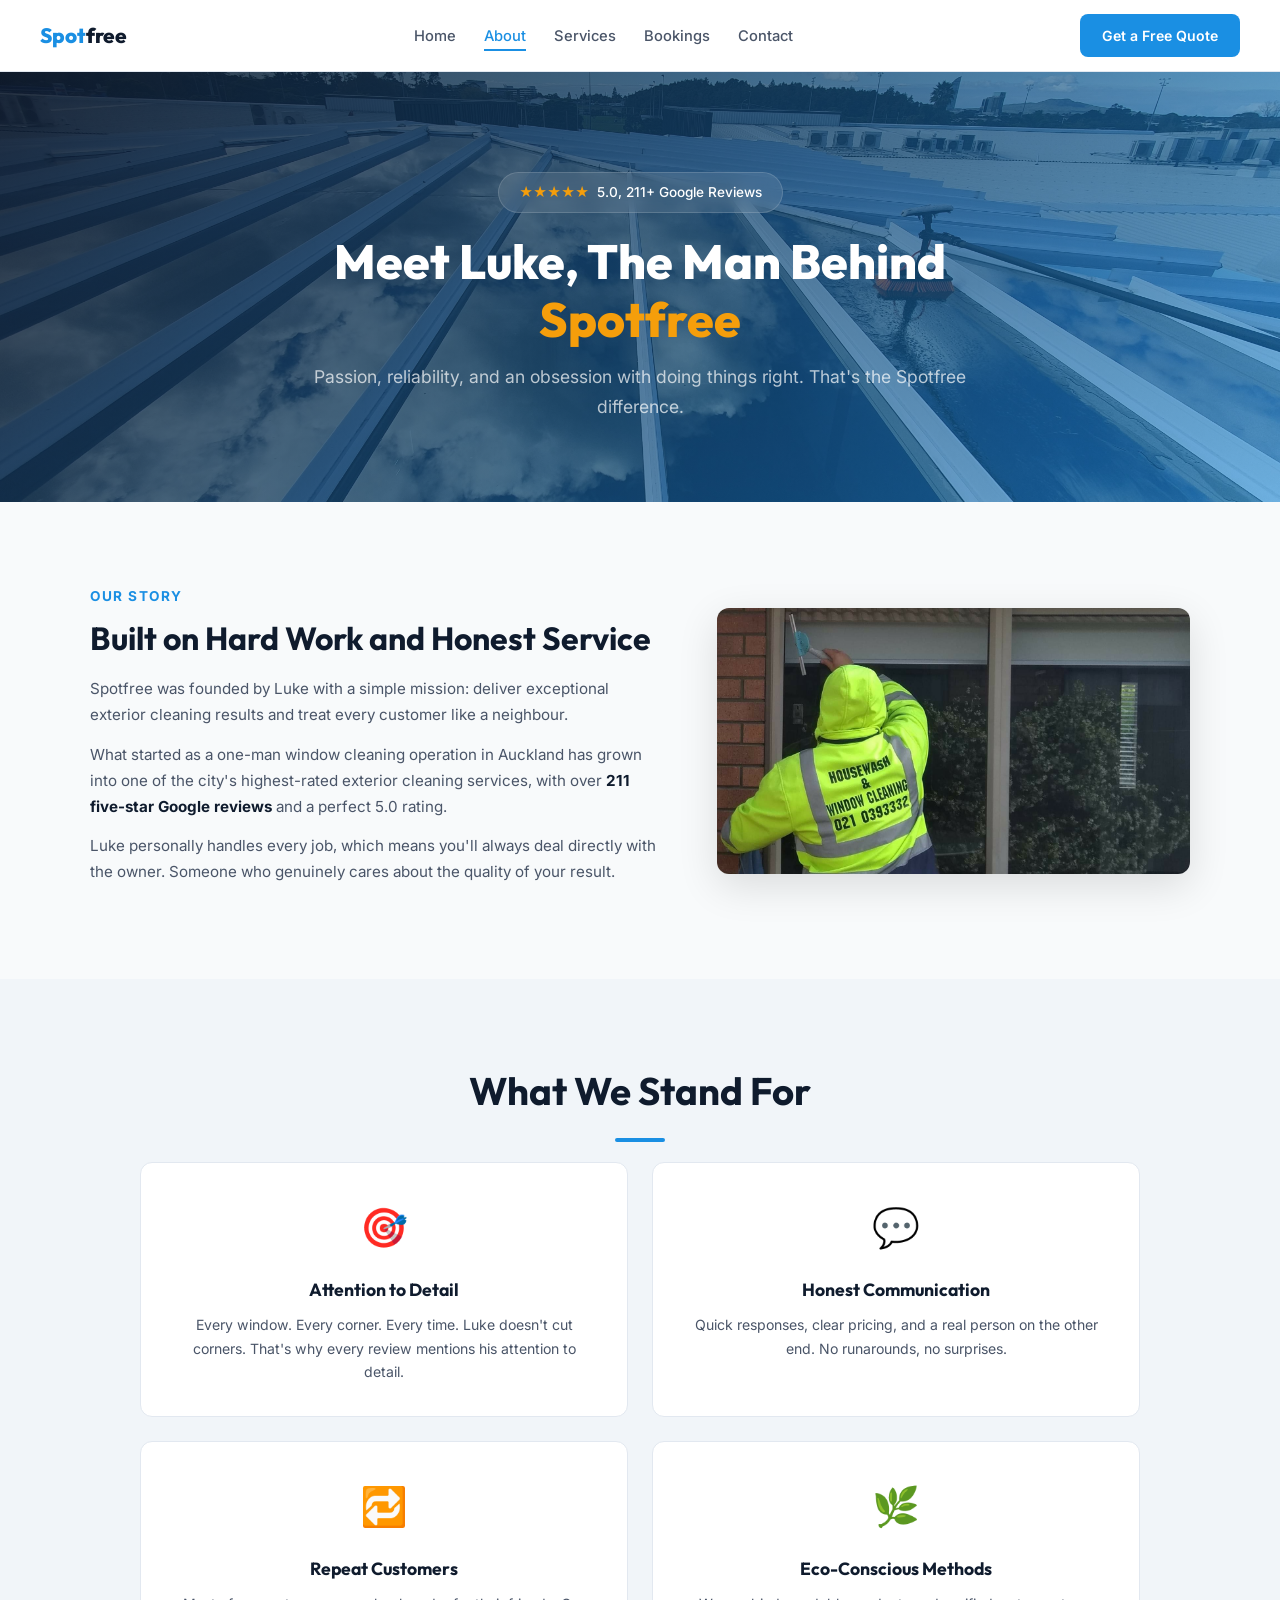
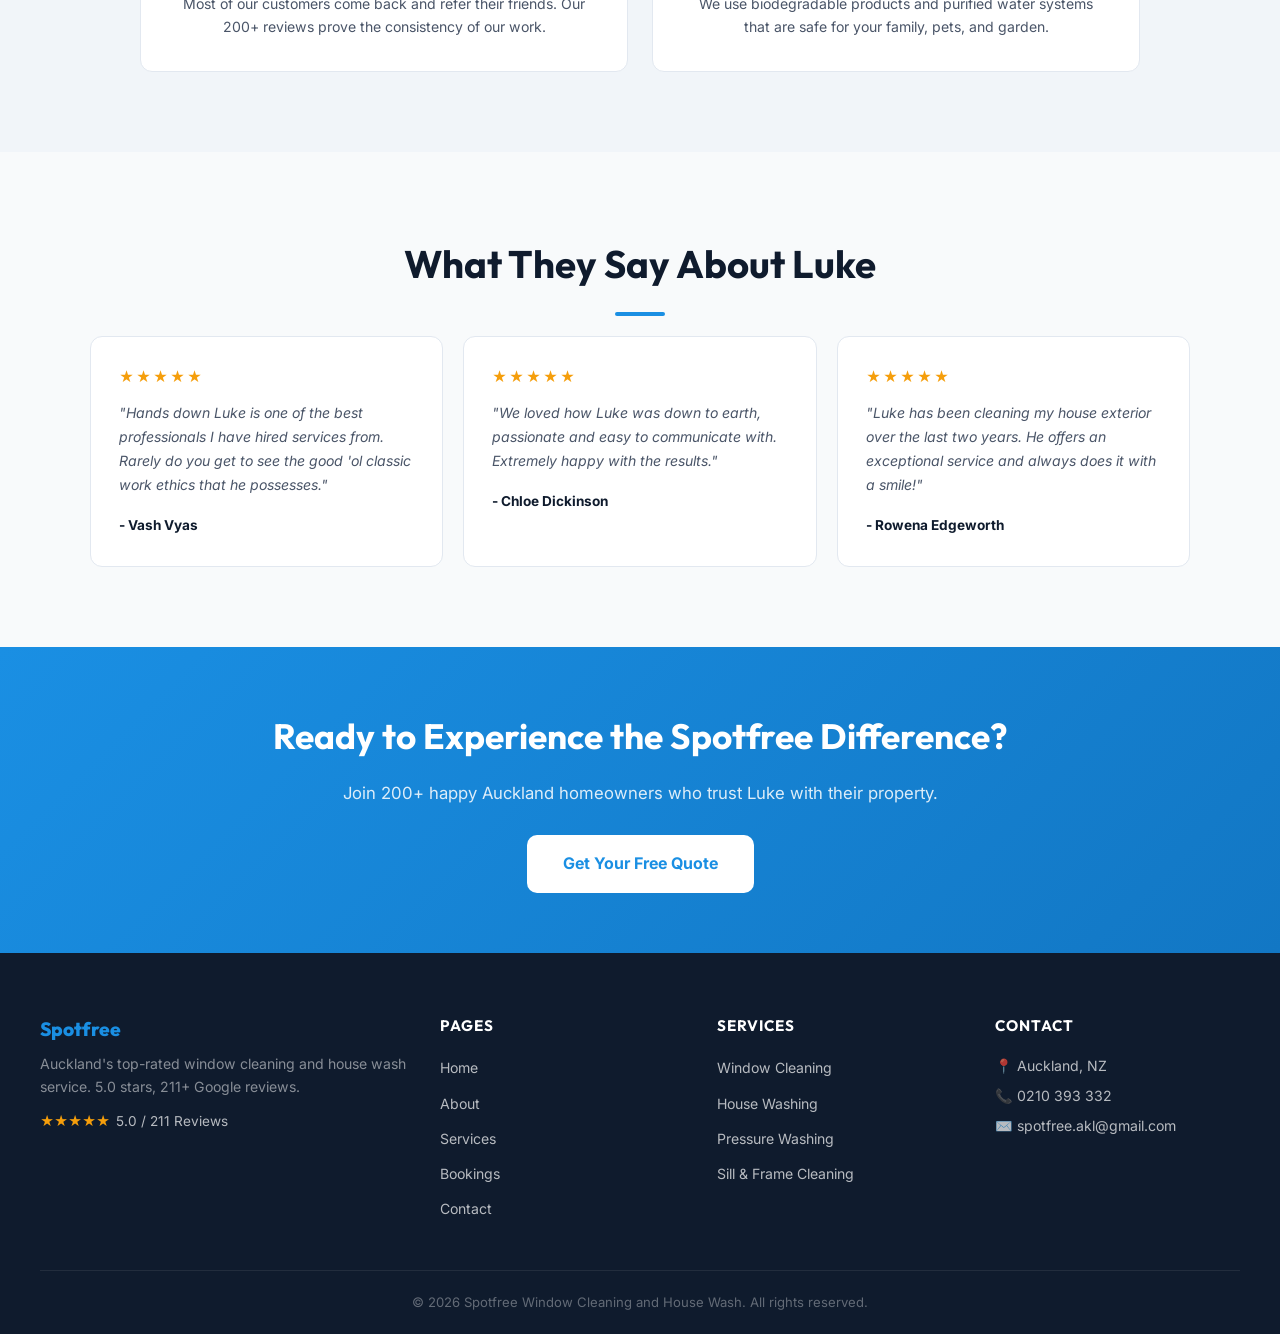
<file: about/index.html>
<!DOCTYPE html>
<html lang="en">

<head>
    <meta charset="UTF-8">
    <meta name="viewport" content="width=device-width, initial-scale=1.0">
    <meta name="description"
        content="About Spotfree Window Cleaning. Meet Luke, Auckland's most trusted window cleaner. 5.0 stars, 211+ reviews. Learn our story.">
    <title>About | Spotfree Window Cleaning &amp; House Wash, Auckland</title>
    <link rel="preconnect" href="https://fonts.googleapis.com">
    <link rel="preconnect" href="https://fonts.gstatic.com" crossorigin>
    <link
        href="https://fonts.googleapis.com/css2?family=Inter:wght@300;400;500;600;700&family=Outfit:wght@400;600;700;800&display=swap"
        rel="stylesheet">
    <link rel="stylesheet" href="../shared.css">
</head>

<body>
    <header class="site-header" id="site-header">
        <a href="../" class="logo">Spot<span>free</span></a>
        <nav>
            <ul class="nav-links">
                <li><a href="../">Home</a></li>
                <li><a href="../about/" class="active">About</a></li>
                <li><a href="../services/">Services</a></li>
                <li><a href="../bookings/">Bookings</a></li>
                <li><a href="../contact/">Contact</a></li>
            </ul>
        </nav>
        <a href="../contact/" class="header-cta">Get a Free Quote</a>
        <button class="hamburger" id="hamburger" aria-label="Open menu">☰</button>
    </header>
    <nav class="mobile-nav" id="mobile-nav">
        <a href="../">Home</a><a href="../about/" class="active">About</a><a href="../services/">Services</a><a
            href="../bookings/">Bookings</a><a href="../contact/">Contact</a>
        <a href="../contact/" class="mobile-cta">Get a Free Quote</a>
    </nav>

    <!-- HERO -->
    <section class="page-hero">
        <div class="page-hero-content">
            <div class="hero-badge"><span class="stars">★★★★★</span><span>5.0, 211+ Google Reviews</span></div>
            <h1>Meet Luke, The Man Behind <span class="accent">Spotfree</span></h1>
            <p>Passion, reliability, and an obsession with doing things right. That's the Spotfree difference.</p>
        </div>
    </section>

    <!-- STORY -->
    <section class="section">
        <div class="content-block">
            <div class="content-text fade-in">
                <span class="section-label">Our Story</span>
                <h2 class="content-heading">Built on Hard Work and Honest Service</h2>
                <p>Spotfree was founded by Luke with a simple mission: deliver exceptional exterior cleaning results and
                    treat every customer like a neighbour.</p>
                <p>What started as a one-man window cleaning operation in Auckland has grown into one of the city's
                    highest-rated exterior cleaning services, with over <strong>211 five-star Google reviews</strong>
                    and a perfect 5.0 rating.</p>
                <p>Luke personally handles every job, which means you'll always deal directly with the owner. Someone
                    who genuinely cares about the quality of your result.</p>
            </div>
            <div class="content-image fade-in-right">
                <img src="../images/real_entrance_09.jpg" alt="Luke from Spotfree at work cleaning windows"
                    loading="lazy">
            </div>
        </div>
    </section>

    <!-- VALUES -->
    <section class="section section-alt">
        <h2 class="section-title fade-in">What We Stand For</h2>
        <div class="accent-line"></div>
        <div class="values-grid">
            <div class="value-card fade-in">
                <div class="value-icon">🎯</div>
                <h3>Attention to Detail</h3>
                <p>Every window. Every corner. Every time. Luke doesn't cut corners. That's why every review mentions
                    his attention to detail.</p>
            </div>
            <div class="value-card fade-in">
                <div class="value-icon">💬</div>
                <h3>Honest Communication</h3>
                <p>Quick responses, clear pricing, and a real person on the other end. No runarounds, no surprises.</p>
            </div>
            <div class="value-card fade-in">
                <div class="value-icon">🔁</div>
                <h3>Repeat Customers</h3>
                <p>Most of our customers come back and refer their friends. Our 200+ reviews prove the consistency of
                    our work.</p>
            </div>
            <div class="value-card fade-in">
                <div class="value-icon">🌿</div>
                <h3>Eco-Conscious Methods</h3>
                <p>We use biodegradable products and purified water systems that are safe for your family, pets, and
                    garden.</p>
            </div>
        </div>
    </section>

    <!-- HIGHLIGHT REVIEWS -->
    <section class="section">
        <h2 class="section-title fade-in">What They Say About Luke</h2>
        <div class="accent-line"></div>
        <div class="testimonial-highlights">
            <div class="testimonial-card fade-in">
                <div class="review-card-stars">★★★★★</div>
                <p>"Hands down Luke is one of the best professionals I have hired services from. Rarely do you get to
                    see the good 'ol classic work ethics that he possesses."</p>
                <strong>- Vash Vyas</strong>
            </div>
            <div class="testimonial-card fade-in">
                <div class="review-card-stars">★★★★★</div>
                <p>"We loved how Luke was down to earth, passionate and easy to communicate with. Extremely happy with
                    the results."</p>
                <strong>- Chloe Dickinson</strong>
            </div>
            <div class="testimonial-card fade-in">
                <div class="review-card-stars">★★★★★</div>
                <p>"Luke has been cleaning my house exterior over the last two years. He offers an exceptional service
                    and always does it with a smile!"</p>
                <strong>- Rowena Edgeworth</strong>
            </div>
        </div>
    </section>

    <!-- CTA -->
    <section class="cta-banner">
        <h2>Ready to Experience the Spotfree Difference?</h2>
        <p>Join 200+ happy Auckland homeowners who trust Luke with their property.</p>
        <a href="../contact/" class="btn-white">Get Your Free Quote</a>
    </section>

    <!-- FOOTER -->
    <footer class="site-footer">
        <div class="footer-grid">
            <div class="footer-brand">
                <div class="footer-logo">Spotfree</div>
                <p class="footer-tagline">Auckland's top-rated window cleaning and house wash service. 5.0 stars, 211+
                    Google reviews.</p>
                <div class="footer-rating"><span class="stars">★★★★★</span><span>5.0 / 211 Reviews</span></div>
            </div>
            <div class="footer-nav">
                <h4 class="footer-heading">Pages</h4>
                <ul>
                    <li><a href="../">Home</a></li>
                    <li><a href="../about/">About</a></li>
                    <li><a href="../services/">Services</a></li>
                    <li><a href="../bookings/">Bookings</a></li>
                    <li><a href="../contact/">Contact</a></li>
                </ul>
            </div>
            <div class="footer-nav">
                <h4 class="footer-heading">Services</h4>
                <ul>
                    <li><a href="../services/">Window Cleaning</a></li>
                    <li><a href="../services/">House Washing</a></li>
                    <li><a href="../services/">Pressure Washing</a></li>
                    <li><a href="../services/">Sill & Frame Cleaning</a></li>
                </ul>
            </div>
            <div class="footer-contact">
                <h4 class="footer-heading">Contact</h4>
                <p>📍 Auckland, NZ</p>
                <p>📞 <a href="tel:0210393332">0210 393 332</a></p>
                <p>✉️ <a href="mailto:spotfree.akl@gmail.com">spotfree.akl@gmail.com</a></p>
                </div>
        </div>
        <div class="footer-bottom">
            <p>&copy; 2026 Spotfree Window Cleaning and House Wash. All rights reserved.</p>
        </div>
    </footer>
    <script src="../shared.js"></script>
</body>

</html>
</file>
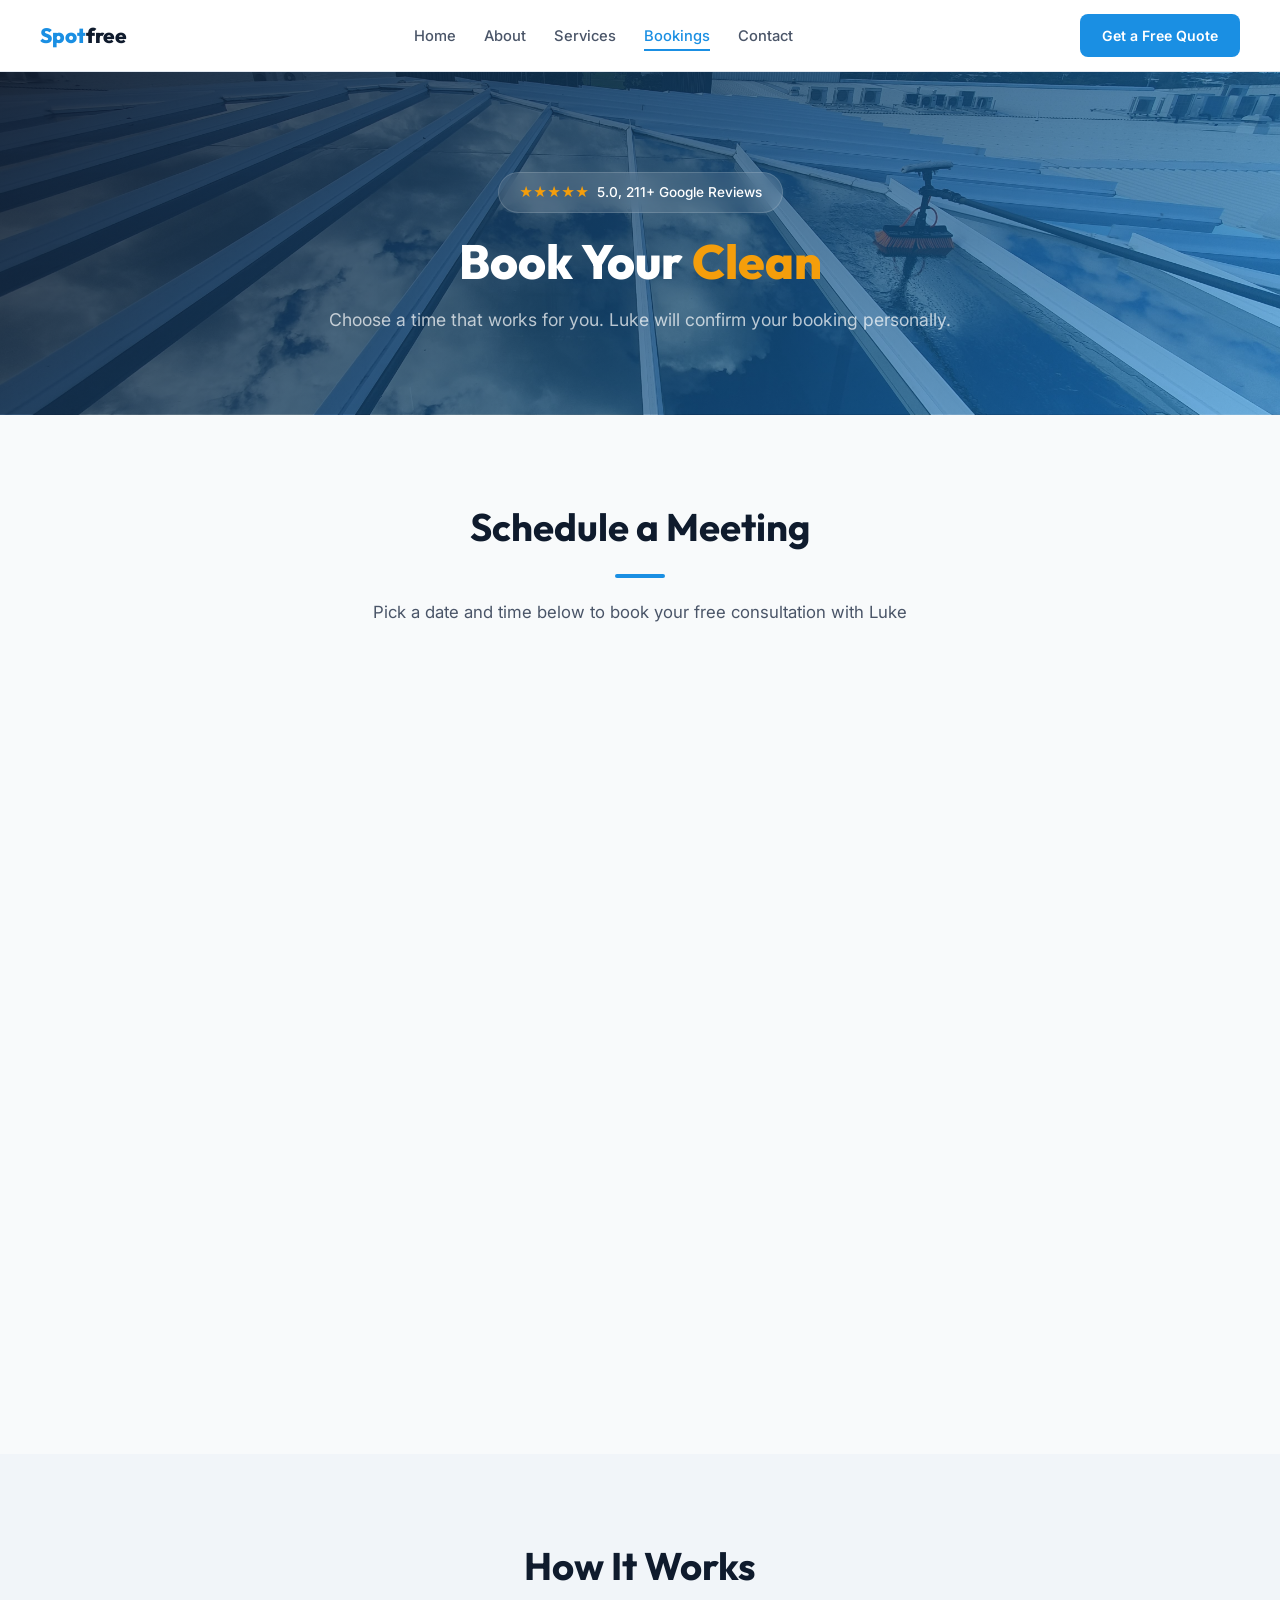
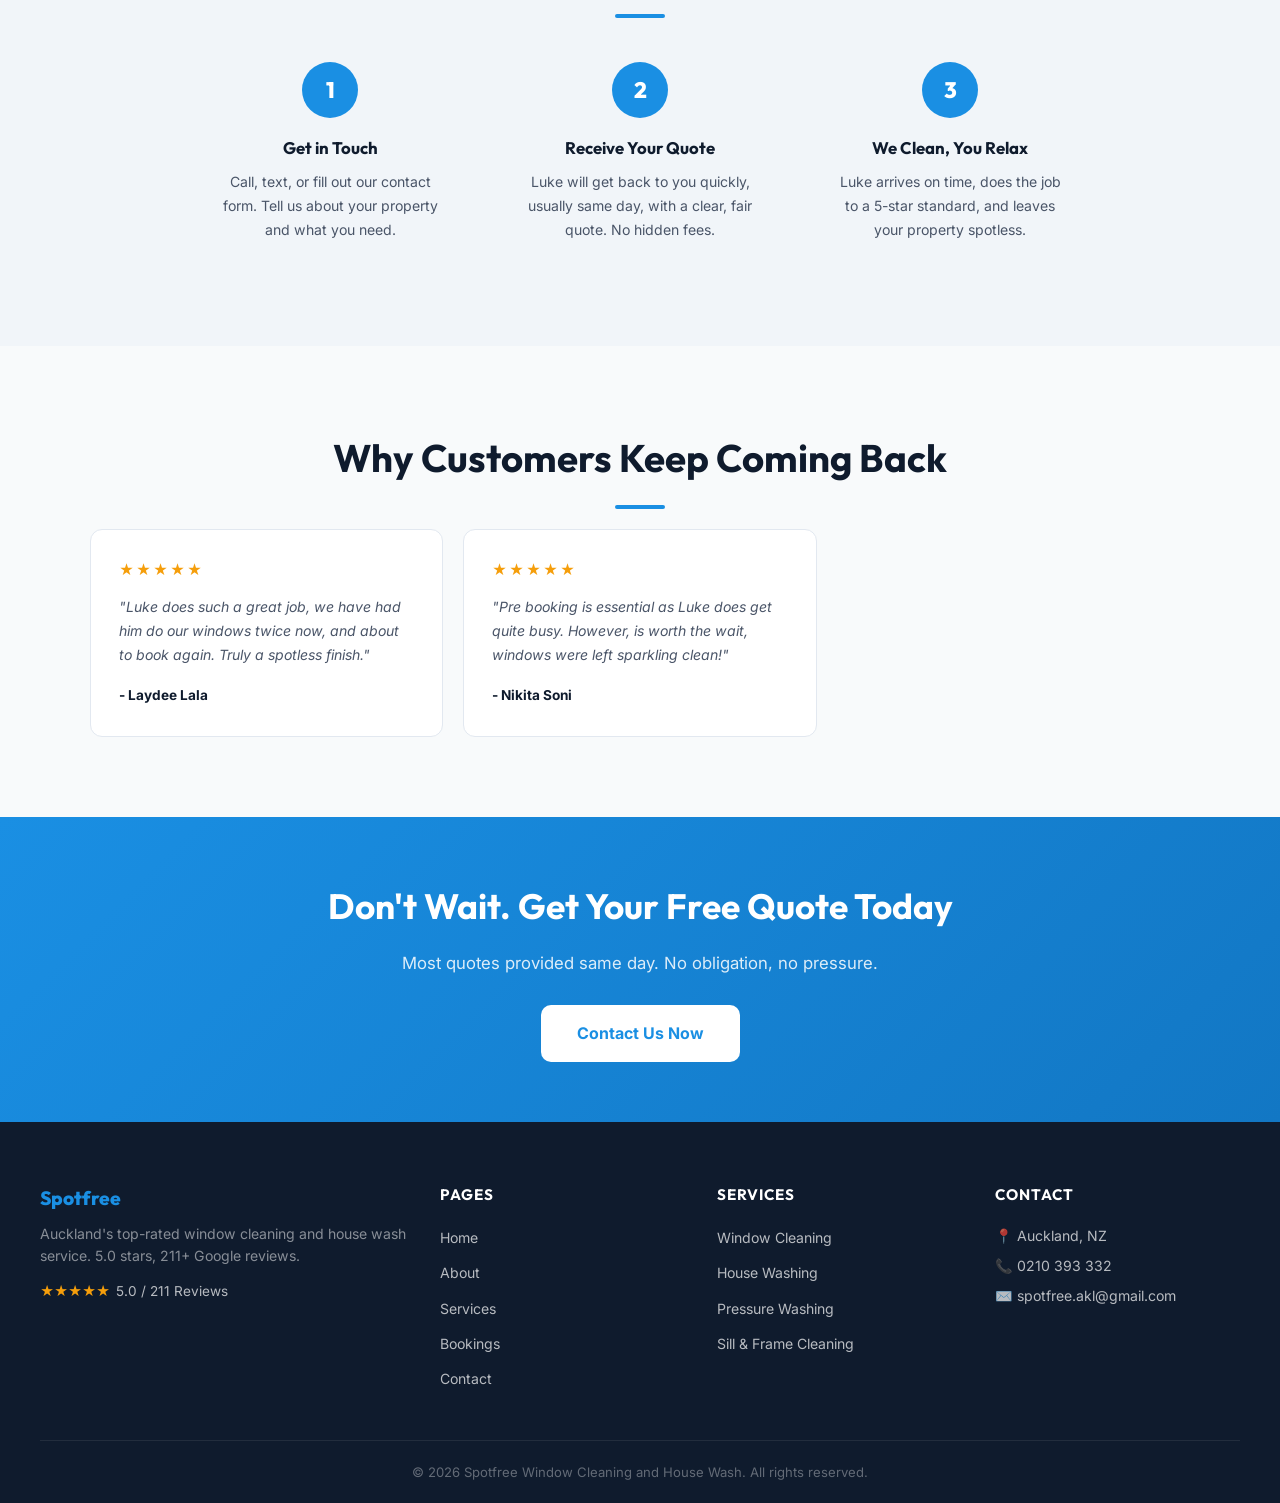
<file: bookings/index.html>
<!DOCTYPE html>
<html lang="en">

<head>
    <meta charset="UTF-8">
    <meta name="viewport" content="width=device-width, initial-scale=1.0">
    <meta name="description"
        content="Book Spotfree Window Cleaning. Auckland's top-rated window and house wash service. 5.0 stars, online booking coming soon.">
    <title>Bookings | Spotfree Window Cleaning &amp; House Wash, Auckland</title>
    <link rel="preconnect" href="https://fonts.googleapis.com">
    <link rel="preconnect" href="https://fonts.gstatic.com" crossorigin>
    <link
        href="https://fonts.googleapis.com/css2?family=Inter:wght@300;400;500;600;700&family=Outfit:wght@400;600;700;800&display=swap"
        rel="stylesheet">
    <link rel="stylesheet" href="../shared.css">
</head>

<body>
    <header class="site-header" id="site-header">
        <a href="../" class="logo">Spot<span>free</span></a>
        <nav>
            <ul class="nav-links">
                <li><a href="../">Home</a></li>
                <li><a href="../about/">About</a></li>
                <li><a href="../services/">Services</a></li>
                <li><a href="../bookings/" class="active">Bookings</a></li>
                <li><a href="../contact/">Contact</a></li>
            </ul>
        </nav>
        <a href="../contact/" class="header-cta">Get a Free Quote</a>
        <button class="hamburger" id="hamburger" aria-label="Open menu">☰</button>
    </header>
    <nav class="mobile-nav" id="mobile-nav">
        <a href="../">Home</a><a href="../about/">About</a><a href="../services/">Services</a><a href="../bookings/"
            class="active">Bookings</a><a href="../contact/">Contact</a>
        <a href="../contact/" class="mobile-cta">Get a Free Quote</a>
    </nav>

    <section class="page-hero">
        <div class="page-hero-content">
            <div class="hero-badge"><span class="stars">★★★★★</span><span>5.0, 211+ Google Reviews</span></div>
            <h1>Book Your <span class="accent">Clean</span></h1>
            <p>Choose a time that works for you. Luke will confirm your booking personally.</p>
        </div>
    </section>

    <section class="section">
        <h2 class="section-title fade-in">Schedule a Meeting</h2>
        <div class="accent-line"></div>
        <p class="section-subtitle fade-in">Pick a date and time below to book your free consultation with Luke</p>
        <!-- Calendly inline widget -->
        <div class="calendly-inline-widget" data-url="https://calendly.com/spotfreecleaning/new-meeting"
            style="min-width:320px;height:700px;"></div>
        <script type="text/javascript" src="https://assets.calendly.com/assets/external/widget.js" async></script>
    </section>

    <section class="section section-alt">
        <h2 class="section-title fade-in">How It Works</h2>
        <div class="accent-line"></div>
        <div class="steps-grid">
            <div class="step-card fade-in">
                <div class="step-number">1</div>
                <h3>Get in Touch</h3>
                <p>Call, text, or fill out our contact form. Tell us about your property and what you need.</p>
            </div>
            <div class="step-card fade-in">
                <div class="step-number">2</div>
                <h3>Receive Your Quote</h3>
                <p>Luke will get back to you quickly, usually same day, with a clear, fair quote. No hidden fees.</p>
            </div>
            <div class="step-card fade-in">
                <div class="step-number">3</div>
                <h3>We Clean, You Relax</h3>
                <p>Luke arrives on time, does the job to a 5-star standard, and leaves your property spotless.</p>
            </div>
        </div>
    </section>

    <section class="section">
        <h2 class="section-title fade-in">Why Customers Keep Coming Back</h2>
        <div class="accent-line"></div>
        <div class="testimonial-highlights">
            <div class="testimonial-card fade-in">
                <div class="review-card-stars">★★★★★</div>
                <p>"Luke does such a great job, we have had him do our windows twice now, and about to book again. Truly
                    a spotless finish."</p>
                <strong>- Laydee Lala</strong>
            </div>
            <div class="testimonial-card fade-in">
                <div class="review-card-stars">★★★★★</div>
                <p>"Pre booking is essential as Luke does get quite busy. However, is worth the wait, windows were left
                    sparkling clean!"</p>
                <strong>- Nikita Soni</strong>
            </div>
        </div>
    </section>

    <section class="cta-banner">
        <h2>Don't Wait. Get Your Free Quote Today</h2>
        <p>Most quotes provided same day. No obligation, no pressure.</p>
        <a href="../contact/" class="btn-white">Contact Us Now</a>
    </section>

    <footer class="site-footer">
        <div class="footer-grid">
            <div class="footer-brand">
                <div class="footer-logo">Spotfree</div>
                <p class="footer-tagline">Auckland's top-rated window cleaning and house wash service. 5.0 stars, 211+
                    Google reviews.</p>
                <div class="footer-rating"><span class="stars">★★★★★</span><span>5.0 / 211 Reviews</span></div>
            </div>
            <div class="footer-nav">
                <h4 class="footer-heading">Pages</h4>
                <ul>
                    <li><a href="../">Home</a></li>
                    <li><a href="../about/">About</a></li>
                    <li><a href="../services/">Services</a></li>
                    <li><a href="../bookings/">Bookings</a></li>
                    <li><a href="../contact/">Contact</a></li>
                </ul>
            </div>
            <div class="footer-nav">
                <h4 class="footer-heading">Services</h4>
                <ul>
                    <li><a href="../services/">Window Cleaning</a></li>
                    <li><a href="../services/">House Washing</a></li>
                    <li><a href="../services/">Pressure Washing</a></li>
                    <li><a href="../services/">Sill & Frame Cleaning</a></li>
                </ul>
            </div>
            <div class="footer-contact">
                <h4 class="footer-heading">Contact</h4>
                <p>📍 Auckland, NZ</p>
                <p>📞 <a href="tel:0210393332">0210 393 332</a></p>
                <p>✉️ <a href="mailto:spotfree.akl@gmail.com">spotfree.akl@gmail.com</a></p>
                </div>
        </div>
        <div class="footer-bottom">
            <p>&copy; 2026 Spotfree Window Cleaning and House Wash. All rights reserved.</p>
        </div>
    </footer>
    <script src="../shared.js"></script>
</body>

</html>
</file>
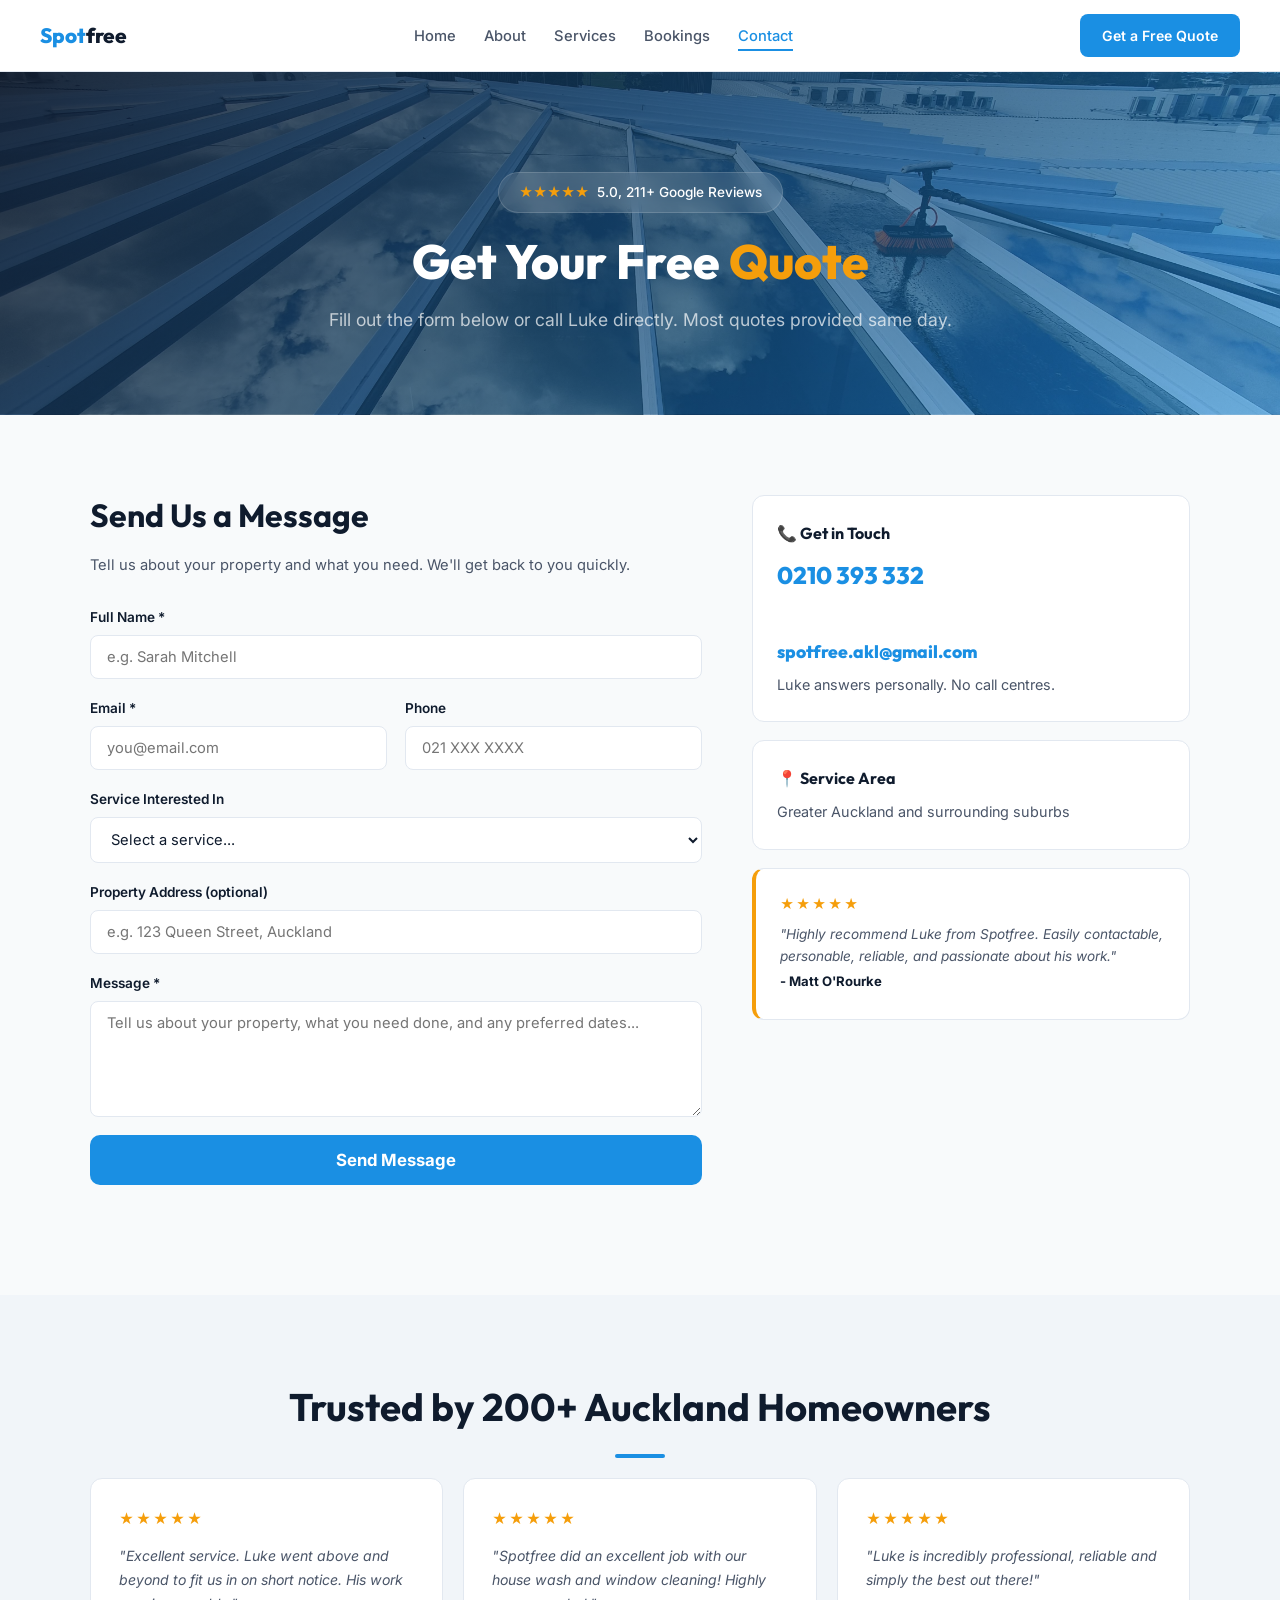
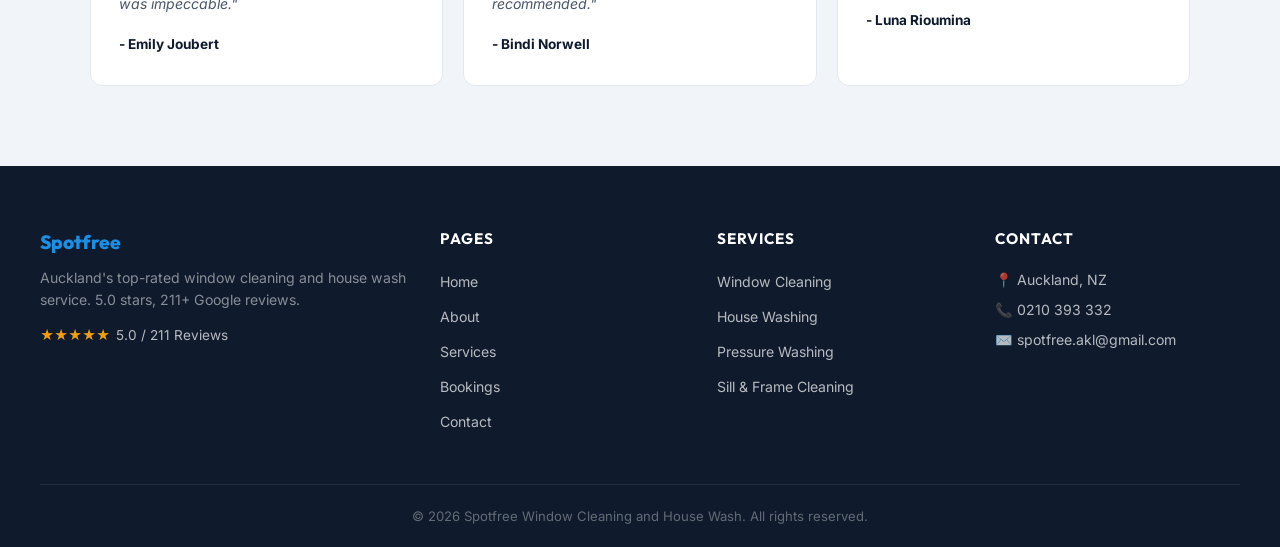
<file: contact/index.html>
<!DOCTYPE html>
<html lang="en">

<head>
    <meta charset="UTF-8">
    <meta name="viewport" content="width=device-width, initial-scale=1.0">
    <meta name="description"
        content="Contact Spotfree Window Cleaning. Get a free quote for window cleaning, house washing, pressure washing in Auckland. 5.0 stars.">
    <title>Contact | Spotfree Window Cleaning &amp; House Wash, Auckland</title>
    <link rel="preconnect" href="https://fonts.googleapis.com">
    <link rel="preconnect" href="https://fonts.gstatic.com" crossorigin>
    <link
        href="https://fonts.googleapis.com/css2?family=Inter:wght@300;400;500;600;700&family=Outfit:wght@400;600;700;800&display=swap"
        rel="stylesheet">
    <link rel="stylesheet" href="../shared.css">
</head>

<body>
    <header class="site-header" id="site-header">
        <a href="../" class="logo">Spot<span>free</span></a>
        <nav>
            <ul class="nav-links">
                <li><a href="../">Home</a></li>
                <li><a href="../about/">About</a></li>
                <li><a href="../services/">Services</a></li>
                <li><a href="../bookings/">Bookings</a></li>
                <li><a href="../contact/" class="active">Contact</a></li>
            </ul>
        </nav>
        <a href="../contact/" class="header-cta">Get a Free Quote</a>
        <button class="hamburger" id="hamburger" aria-label="Open menu">☰</button>
    </header>
    <nav class="mobile-nav" id="mobile-nav">
        <a href="../">Home</a><a href="../about/">About</a><a href="../services/">Services</a><a
            href="../bookings/">Bookings</a><a href="../contact/" class="active">Contact</a>
        <a href="../contact/" class="mobile-cta">Get a Free Quote</a>
    </nav>

    <section class="page-hero">
        <div class="page-hero-content">
            <div class="hero-badge"><span class="stars">★★★★★</span><span>5.0, 211+ Google Reviews</span></div>
            <h1>Get Your Free <span class="accent">Quote</span></h1>
            <p>Fill out the form below or call Luke directly. Most quotes provided same day.</p>
        </div>
    </section>

    <section class="section">
        <div class="contact-grid">
            <!-- FORM -->
            <div class="contact-form-wrapper fade-in">
                <h2 class="content-heading">Send Us a Message</h2>
                <p class="form-subtext">Tell us about your property and what you need. We'll get back to you quickly.
                </p>
                <form id="contact-form" class="contact-form">
                    <div class="form-group">
                        <label for="full_name">Full Name *</label>
                        <input type="text" id="full_name" name="full_name" required placeholder="e.g. Sarah Mitchell">
                    </div>
                    <div class="form-row">
                        <div class="form-group">
                            <label for="email">Email *</label>
                            <input type="email" id="email" name="email" required placeholder="you@email.com">
                        </div>
                        <div class="form-group">
                            <label for="phone">Phone</label>
                            <input type="tel" id="phone" name="phone" placeholder="021 XXX XXXX">
                        </div>
                    </div>
                    <div class="form-group">
                        <label for="service_needed">Service Interested In</label>
                        <select id="service_needed" name="service_needed">
                            <option value="">Select a service...</option>
                            <option value="Window Cleaning">Window Cleaning</option>
                            <option value="House Washing">House Washing</option>
                            <option value="Pressure Washing">Pressure Washing</option>
                            <option value="Sill & Frame Cleaning">Sill & Frame Cleaning</option>
                            <option value="Skylight Cleaning">Skylight Cleaning</option>
                            <option value="Full Exterior Package">Full Exterior Package</option>
                            <option value="Other">Other</option>
                        </select>
                    </div>
                    <div class="form-group">
                        <label for="property_address">Property Address (optional)</label>
                        <input type="text" id="property_address" name="property_address"
                            placeholder="e.g. 123 Queen Street, Auckland">
                    </div>
                    <div class="form-group">
                        <label for="message">Message *</label>
                        <textarea id="message" name="message" rows="5" required
                            placeholder="Tell us about your property, what you need done, and any preferred dates..."></textarea>
                    </div>
                    <button type="submit" class="btn-accent-solid form-submit">Send Message</button>
                    <div id="form-status" class="form-status"></div>
                </form>
            </div>

            <!-- INFO -->
            <div class="contact-info fade-in-right">
                <div class="info-card">
                    <h3>📞 Get in Touch</h3>
                    <a href="tel:0210393332" class="info-phone">0210 393 332</a>
                    <br>
                    <a href="mailto:spotfree.akl@gmail.com" class="info-phone"
                        style="font-size: 1.1rem; margin-top: 8px; display: inline-block;">spotfree.akl@gmail.com</a>
                    <p>Luke answers personally. No call centres.</p>
                </div>
                <div class="info-card">
                    <h3>📍 Service Area</h3>
                    <p>Greater Auckland and surrounding suburbs</p>
                </div>
                <div class="info-card info-review">
                    <div class="review-card-stars">★★★★★</div>
                    <p class="info-review-text">"Highly recommend Luke from Spotfree. Easily contactable, personable,
                        reliable, and passionate about his work."</p>
                    <strong>- Matt O'Rourke</strong>
                </div>
            </div>
        </div>
    </section>



    <!-- MINI TRUST -->
    <section class="section section-alt">
        <h2 class="section-title fade-in">Trusted by 200+ Auckland Homeowners</h2>
        <div class="accent-line"></div>
        <div class="testimonial-highlights">
            <div class="testimonial-card fade-in">
                <div class="review-card-stars">★★★★★</div>
                <p>"Excellent service. Luke went above and beyond to fit us in on short notice. His work was
                    impeccable."</p>
                <strong>- Emily Joubert</strong>
            </div>
            <div class="testimonial-card fade-in">
                <div class="review-card-stars">★★★★★</div>
                <p>"Spotfree did an excellent job with our house wash and window cleaning! Highly recommended."</p>
                <strong>- Bindi Norwell</strong>
            </div>
            <div class="testimonial-card fade-in">
                <div class="review-card-stars">★★★★★</div>
                <p>"Luke is incredibly professional, reliable and simply the best out there!"</p>
                <strong>- Luna Rioumina</strong>
            </div>
        </div>
    </section>

    <footer class="site-footer">
        <div class="footer-grid">
            <div class="footer-brand">
                <div class="footer-logo">Spotfree</div>
                <p class="footer-tagline">Auckland's top-rated window cleaning and house wash service. 5.0 stars, 211+
                    Google reviews.</p>
                <div class="footer-rating"><span class="stars">★★★★★</span><span>5.0 / 211 Reviews</span></div>
            </div>
            <div class="footer-nav">
                <h4 class="footer-heading">Pages</h4>
                <ul>
                    <li><a href="../">Home</a></li>
                    <li><a href="../about/">About</a></li>
                    <li><a href="../services/">Services</a></li>
                    <li><a href="../bookings/">Bookings</a></li>
                    <li><a href="../contact/">Contact</a></li>
                </ul>
            </div>
            <div class="footer-nav">
                <h4 class="footer-heading">Services</h4>
                <ul>
                    <li><a href="../services/">Window Cleaning</a></li>
                    <li><a href="../services/">House Washing</a></li>
                    <li><a href="../services/">Pressure Washing</a></li>
                    <li><a href="../services/">Sill & Frame Cleaning</a></li>
                </ul>
            </div>
            <div class="footer-contact">
                <h4 class="footer-heading">Contact</h4>
                <p>📍 Auckland, NZ</p>
                <p>📞 <a href="tel:0210393332">0210 393 332</a></p>
                <p>✉️ <a href="mailto:spotfree.akl@gmail.com">spotfree.akl@gmail.com</a></p>
                </div>
        </div>
        <div class="footer-bottom">
            <p>&copy; 2026 Spotfree Window Cleaning and House Wash. All rights reserved.</p>
        </div>
    </footer>
    <script src="../shared.js"></script>
    <script>
        // Contact form submission via webhook
        document.getElementById('contact-form').addEventListener('submit', async (e) => {
            e.preventDefault();
            const status = document.getElementById('form-status');
            const btn = e.target.querySelector('.form-submit');
            btn.textContent = 'Sending...';
            btn.disabled = true;

            const fullName = document.getElementById('full_name').value;
            const email = document.getElementById('email').value;
            const phone = document.getElementById('phone').value;
            const serviceNeeded = document.getElementById('service_needed').value;
            const propertyAddress = document.getElementById('property_address').value;
            const message = document.getElementById('message').value;

            // Build email body
            let emailBody = `${fullName} said:\n\n"${message}"\n\n`;
            emailBody += `Service requested: ${serviceNeeded}\n`;
            if (propertyAddress) emailBody += `Property address: ${propertyAddress}\n`;
            emailBody += `Phone number: ${phone}\n`;
            emailBody += `Email: ${email}`;

            try {
                const res = await fetch('https://n8n.arfquant.com/webhook/EmailSend', {
                    method: 'POST',
                    headers: { 'Content-Type': 'application/json' },
                    body: JSON.stringify({
                        email: 'spotfree.akl@gmail.com',       // ← change per website
                        subject: 'Spotfree Window Cleaning - New Contact Form Enquiry', // ← change per website
                        message: emailBody
                    })
                });

                if (!res.ok) throw new Error('Send failed');
                status.innerHTML = '<div class="form-success">✅ Message sent! Luke will get back to you shortly.</div>';
                e.target.reset();
            } catch (err) {
                status.innerHTML = '<div class="form-error">Something went wrong. Please call us directly at 0210 393 332.</div>';
            }
            btn.textContent = 'Send Message';
            btn.disabled = false;
        });
    </script>
</body>

</html>
</file>
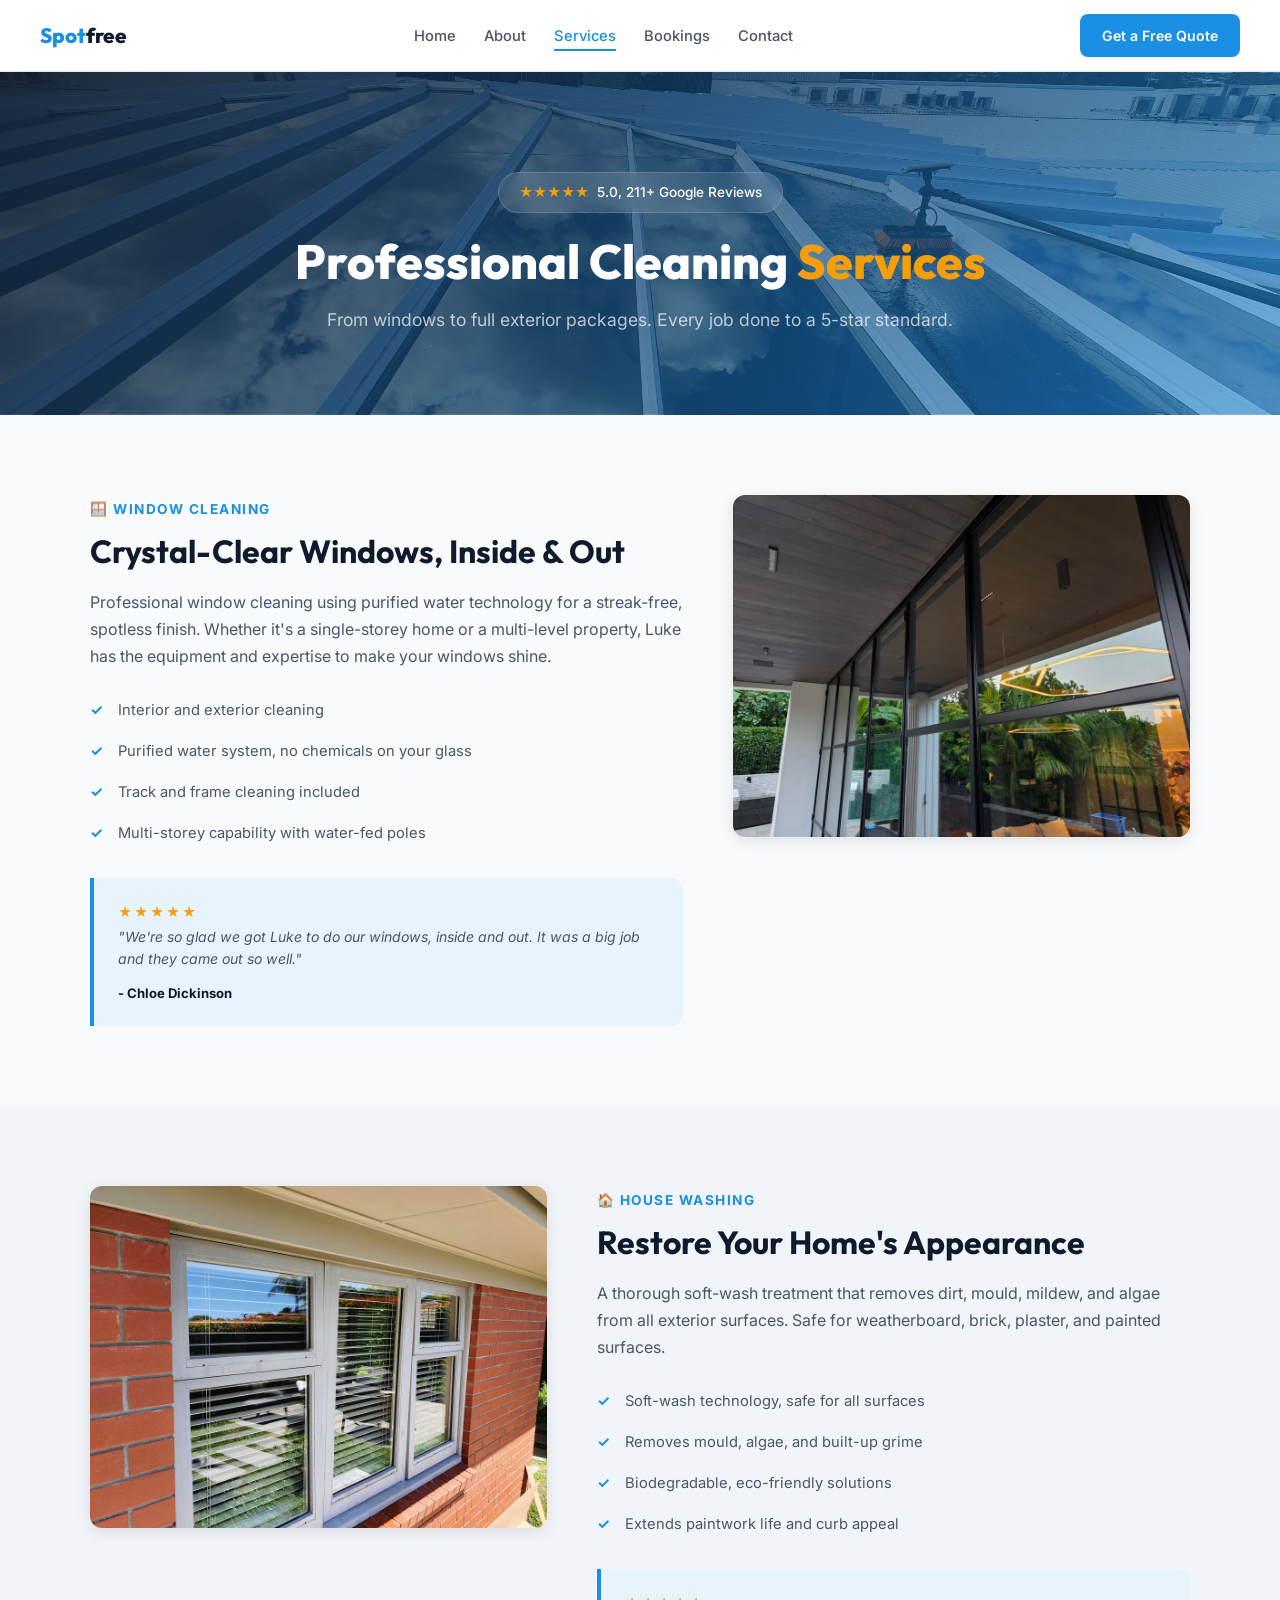
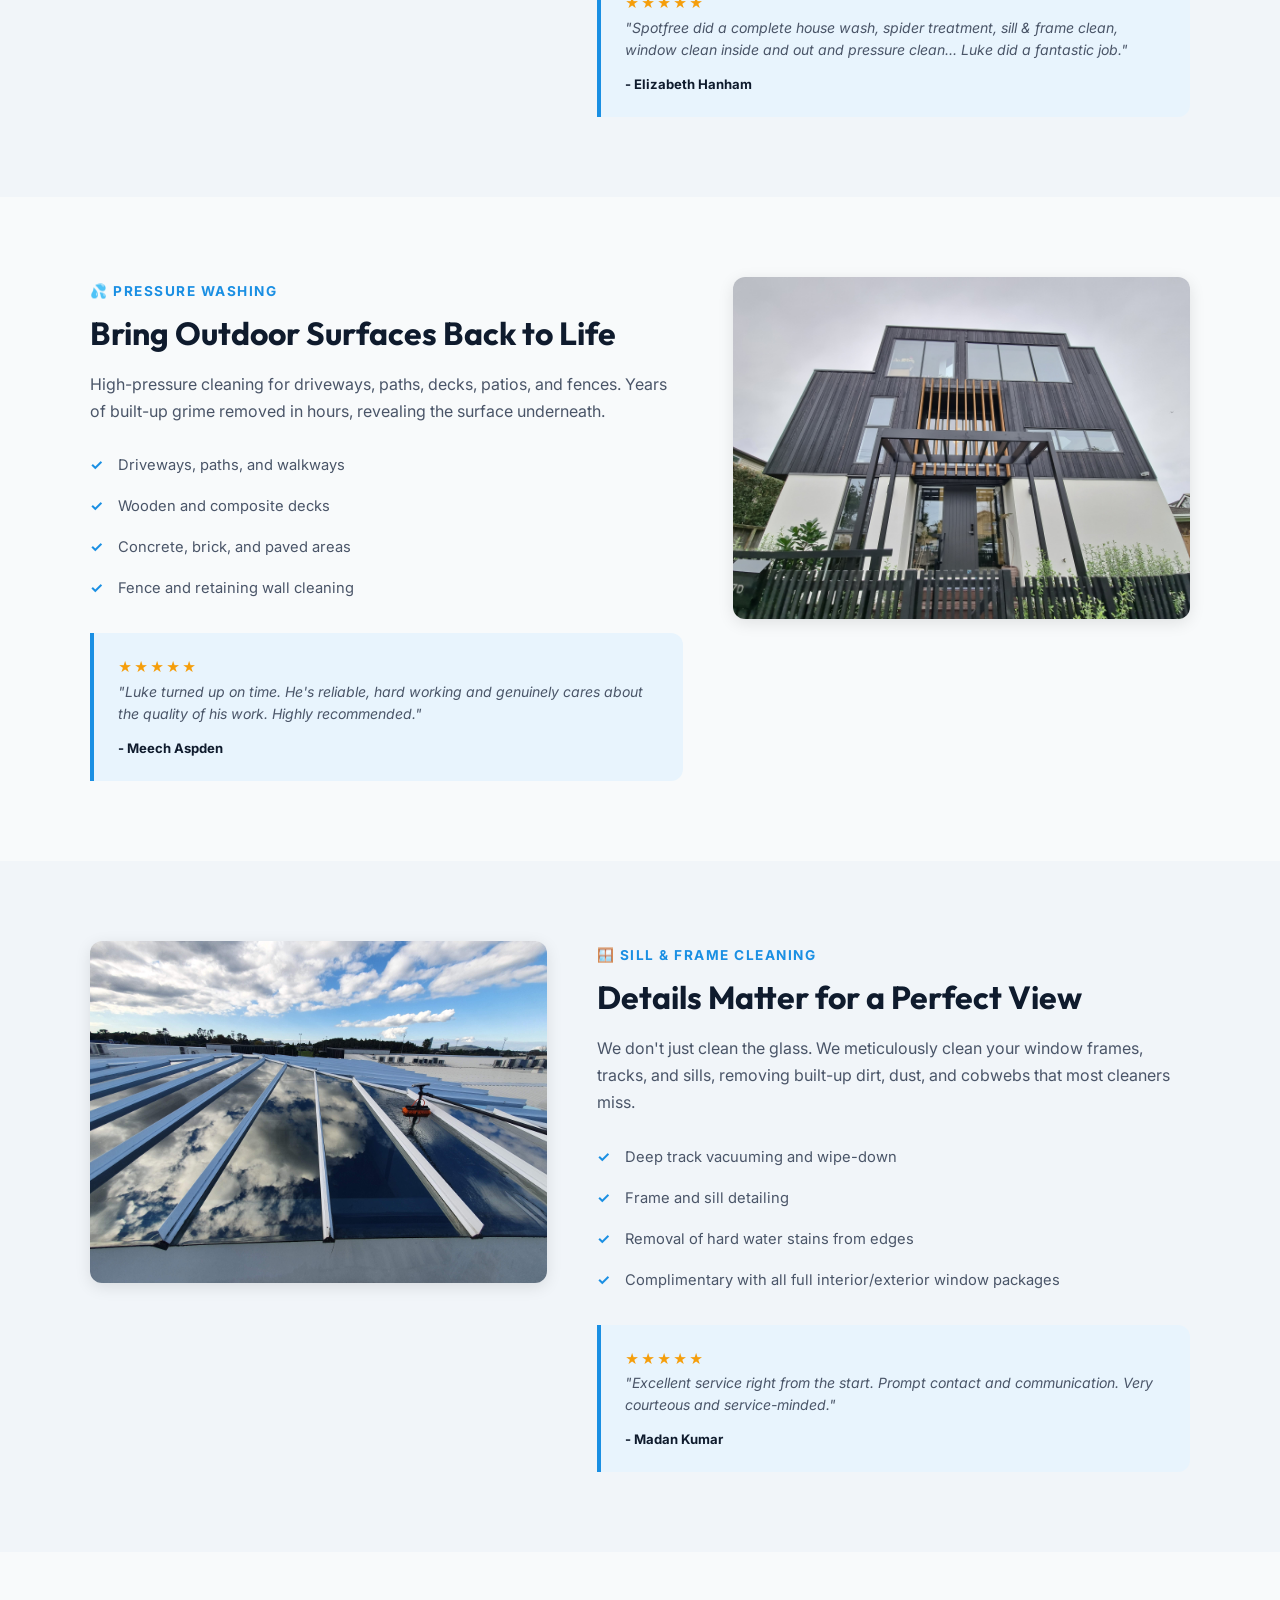
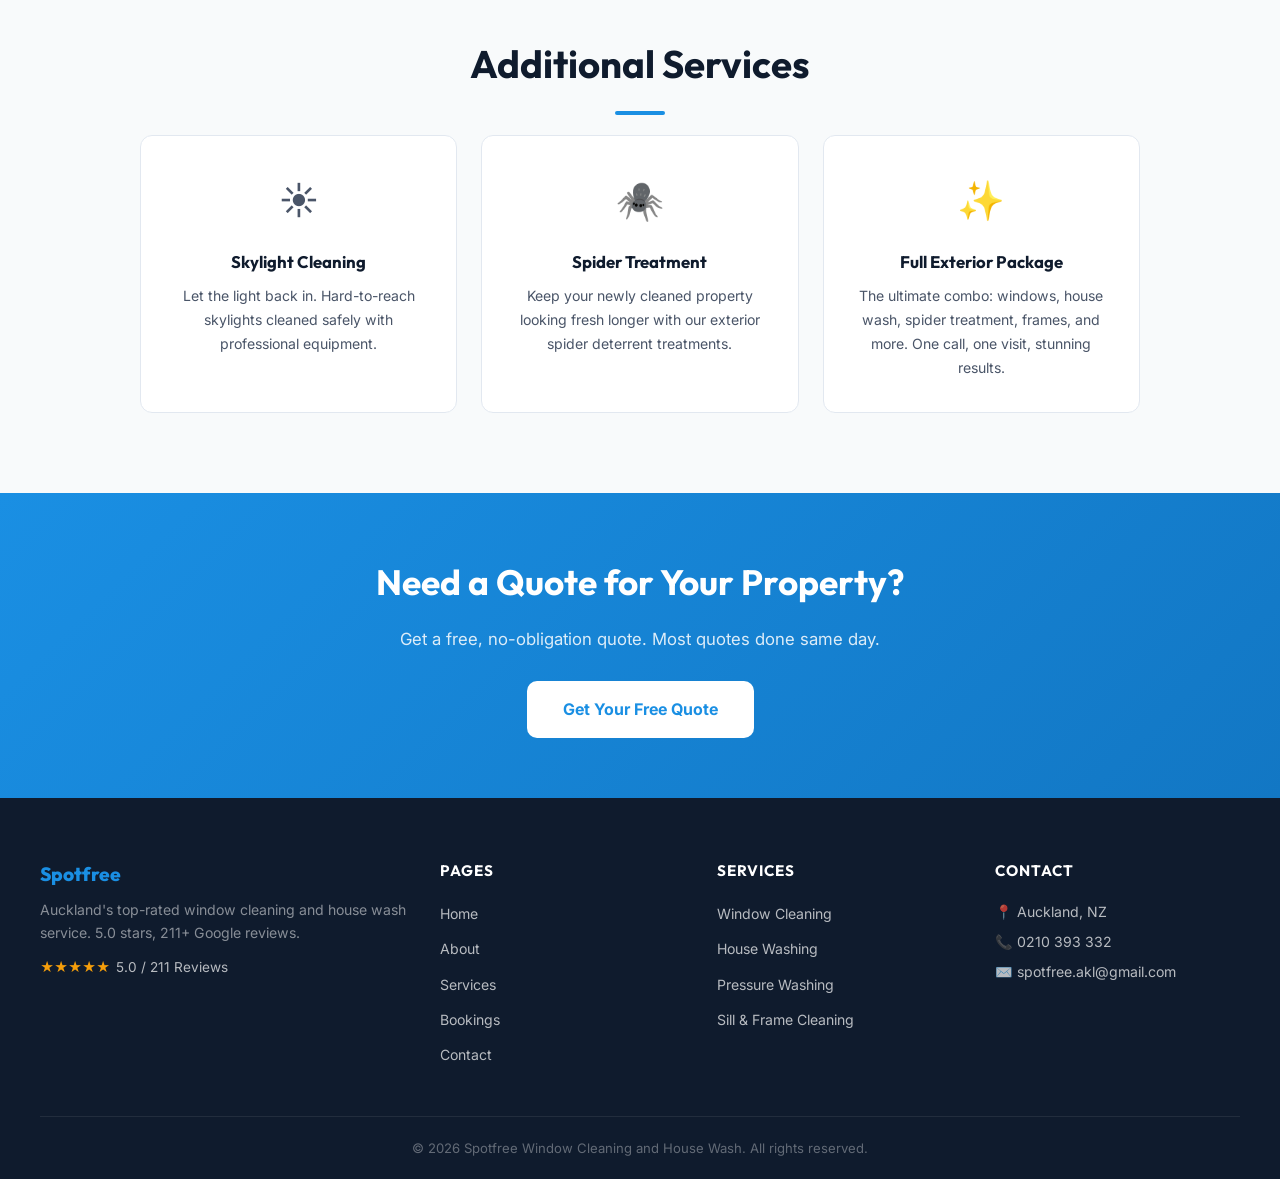
<file: services/index.html>
<!DOCTYPE html>
<html lang="en">

<head>
    <meta charset="UTF-8">
    <meta name="viewport" content="width=device-width, initial-scale=1.0">
    <meta name="description"
        content="Spotfree services. Window cleaning, house washing, pressure washing, spider treatment, sill & frame cleaning & more in Auckland. 5.0 stars, 211+ reviews.">
    <title>Services | Spotfree Window Cleaning &amp; House Wash, Auckland</title>
    <link rel="preconnect" href="https://fonts.googleapis.com">
    <link rel="preconnect" href="https://fonts.gstatic.com" crossorigin>
    <link
        href="https://fonts.googleapis.com/css2?family=Inter:wght@300;400;500;600;700&family=Outfit:wght@400;600;700;800&display=swap"
        rel="stylesheet">
    <link rel="stylesheet" href="../shared.css">
</head>

<body>
    <header class="site-header" id="site-header">
        <a href="../" class="logo">Spot<span>free</span></a>
        <nav>
            <ul class="nav-links">
                <li><a href="../">Home</a></li>
                <li><a href="../about/">About</a></li>
                <li><a href="../services/" class="active">Services</a></li>
                <li><a href="../bookings/">Bookings</a></li>
                <li><a href="../contact/">Contact</a></li>
            </ul>
        </nav>
        <a href="../contact/" class="header-cta">Get a Free Quote</a>
        <button class="hamburger" id="hamburger" aria-label="Open menu">☰</button>
    </header>
    <nav class="mobile-nav" id="mobile-nav">
        <a href="../">Home</a><a href="../about/">About</a><a href="../services/" class="active">Services</a><a
            href="../bookings/">Bookings</a><a href="../contact/">Contact</a>
        <a href="../contact/" class="mobile-cta">Get a Free Quote</a>
    </nav>

    <section class="page-hero">
        <div class="page-hero-content">
            <div class="hero-badge"><span class="stars">★★★★★</span><span>5.0, 211+ Google Reviews</span></div>
            <h1>Professional Cleaning <span class="accent">Services</span></h1>
            <p>From windows to full exterior packages. Every job done to a 5-star standard.</p>
        </div>
    </section>

    <!-- SERVICES DETAIL -->
    <section class="section">
        <div class="service-detail fade-in">
            <div class="service-detail-content">
                <span class="section-label">🪟 Window Cleaning</span>
                <h2 class="content-heading">Crystal-Clear Windows, Inside & Out</h2>
                <p>Professional window cleaning using purified water technology for a streak-free, spotless finish.
                    Whether it's a single-storey home or a multi-level property, Luke has the equipment and expertise to
                    make your windows shine.</p>
                <ul class="service-features">
                    <li>Interior and exterior cleaning</li>
                    <li>Purified water system, no chemicals on your glass</li>
                    <li>Track and frame cleaning included</li>
                    <li>Multi-storey capability with water-fed poles</li>
                </ul>
                <div class="service-review">
                    <span class="review-card-stars">★★★★★</span>
                    <p>"We're so glad we got Luke to do our windows, inside and out. It was a big job and they came out
                        so well."</p>
                    <strong>- Chloe Dickinson</strong>
                </div>
            </div>
            <div class="service-detail-image"><img src="../images/real_premium_04.jpg"
                    alt="Premium window cleaning result" loading="lazy"></div>
        </div>
    </section>

    <section class="section section-alt">
        <div class="service-detail reverse fade-in">
            <div class="service-detail-content">
                <span class="section-label">🏠 House Washing</span>
                <h2 class="content-heading">Restore Your Home's Appearance</h2>
                <p>A thorough soft-wash treatment that removes dirt, mould, mildew, and algae from all exterior
                    surfaces. Safe for weatherboard, brick, plaster, and painted surfaces.</p>
                <ul class="service-features">
                    <li>Soft-wash technology, safe for all surfaces</li>
                    <li>Removes mould, algae, and built-up grime</li>
                    <li>Biodegradable, eco-friendly solutions</li>
                    <li>Extends paintwork life and curb appeal</li>
                </ul>
                <div class="service-review">
                    <span class="review-card-stars">★★★★★</span>
                    <p>"Spotfree did a complete house wash, spider treatment, sill & frame clean, window clean inside
                        and out and
                        pressure clean... Luke did a fantastic job."</p>
                    <strong>- Elizabeth Hanham</strong>
                </div>
            </div>
            <div class="service-detail-image"><img src="../images/real_frames_06.jpg"
                    alt="Clean house exterior with sparkling windows" loading="lazy"></div>
        </div>
    </section>

    <section class="section">
        <div class="service-detail fade-in">
            <div class="service-detail-content">
                <span class="section-label">💦 Pressure Washing</span>
                <h2 class="content-heading">Bring Outdoor Surfaces Back to Life</h2>
                <p>High-pressure cleaning for driveways, paths, decks, patios, and fences. Years of built-up grime
                    removed in hours, revealing the surface underneath.</p>
                <ul class="service-features">
                    <li>Driveways, paths, and walkways</li>
                    <li>Wooden and composite decks</li>
                    <li>Concrete, brick, and paved areas</li>
                    <li>Fence and retaining wall cleaning</li>
                </ul>
                <div class="service-review">
                    <span class="review-card-stars">★★★★★</span>
                    <p>"Luke turned up on time. He's reliable, hard working and genuinely cares about the quality of
                        his work. Highly recommended."</p>
                    <strong>- Meech Aspden</strong>
                </div>
            </div>
            <div class="service-detail-image"><img src="../images/real_result_10.jpg" alt="Cleaned exterior surfaces"
                    loading="lazy"></div>
        </div>
    </section>

    <section class="section section-alt">
        <div class="service-detail reverse fade-in">
            <div class="service-detail-content">
                <span class="section-label">🪟 Sill & Frame Cleaning</span>
                <h2 class="content-heading">Details Matter for a Perfect View</h2>
                <p>We don't just clean the glass. We meticulously clean your window frames, tracks, and sills, removing
                    built-up dirt, dust, and cobwebs that most cleaners miss.</p>
                <ul class="service-features">
                    <li>Deep track vacuuming and wipe-down</li>
                    <li>Frame and sill detailing</li>
                    <li>Removal of hard water stains from edges</li>
                    <li>Complimentary with all full interior/exterior window packages</li>
                </ul>
                <div class="service-review">
                    <span class="review-card-stars">★★★★★</span>
                    <p>"Excellent service right from the start. Prompt contact and communication. Very courteous and
                        service-minded."</p>
                    <strong>- Madan Kumar</strong>
                </div>
            </div>
            <div class="service-detail-image"><img src="../images/real_house_03.jpg" alt="Skylight and roof cleaning"
                    loading="lazy"></div>
        </div>
    </section>

    <section class="section">
        <h2 class="section-title fade-in">Additional Services</h2>
        <div class="accent-line"></div>
        <div class="extra-services-grid">
            <div class="extra-service-card fade-in">
                <div class="service-icon">☀️</div>
                <h3>Skylight Cleaning</h3>
                <p>Let the light back in. Hard-to-reach skylights cleaned safely with professional equipment.</p>
            </div>
            <div class="extra-service-card fade-in">
                <div class="service-icon">🕷️</div>
                <h3>Spider Treatment</h3>
                <p>Keep your newly cleaned property looking fresh longer with our exterior spider deterrent treatments.
                </p>
            </div>
            <div class="extra-service-card fade-in">
                <div class="service-icon">✨</div>
                <h3>Full Exterior Package</h3>
                <p>The ultimate combo: windows, house wash, spider treatment, frames, and more. One call, one visit,
                    stunning results.
                </p>
            </div>
        </div>
    </section>

    <!-- CTA -->
    <section class="cta-banner">
        <h2>Need a Quote for Your Property?</h2>
        <p>Get a free, no-obligation quote. Most quotes done same day.</p>
        <a href="../contact/" class="btn-white">Get Your Free Quote</a>
    </section>

    <footer class="site-footer">
        <div class="footer-grid">
            <div class="footer-brand">
                <div class="footer-logo">Spotfree</div>
                <p class="footer-tagline">Auckland's top-rated window cleaning and house wash service. 5.0 stars, 211+
                    Google reviews.</p>
                <div class="footer-rating"><span class="stars">★★★★★</span><span>5.0 / 211 Reviews</span></div>
            </div>
            <div class="footer-nav">
                <h4 class="footer-heading">Pages</h4>
                <ul>
                    <li><a href="../">Home</a></li>
                    <li><a href="../about/">About</a></li>
                    <li><a href="../services/">Services</a></li>
                    <li><a href="../bookings/">Bookings</a></li>
                    <li><a href="../contact/">Contact</a></li>
                </ul>
            </div>
            <div class="footer-nav">
                <h4 class="footer-heading">Services</h4>
                <ul>
                    <li><a href="../services/">Window Cleaning</a></li>
                    <li><a href="../services/">House Washing</a></li>
                    <li><a href="../services/">Pressure Washing</a></li>
                    <li><a href="../services/">Sill & Frame Cleaning</a></li>
                </ul>
            </div>
            <div class="footer-contact">
                <h4 class="footer-heading">Contact</h4>
                <p>📍 Auckland, NZ</p>
                <p>📞 <a href="tel:0210393332">0210 393 332</a></p>
                <p>✉️ <a href="mailto:spotfree.akl@gmail.com">spotfree.akl@gmail.com</a></p>
                </div>
        </div>
        <div class="footer-bottom">
            <p>&copy; 2026 Spotfree Window Cleaning and House Wash. All rights reserved.</p>
        </div>
    </footer>
    <script src="../shared.js"></script>
</body>

</html>
</file>
<file: shared.css>
/* ═══════════════ DESIGN TOKENS ═══════════════ */
:root {
    --color-bg: #f8fafb;
    --color-dark: #0f1b2d;
    --color-accent: #1a8fe3;
    --color-accent-dark: #1277c4;
    --color-accent-light: #e8f4fd;
    --color-text: #4a5568;
    --color-heading: #0f1b2d;
    --color-white: #ffffff;
    --color-gold: #f59e0b;
    --color-gold-light: #fef3c7;
    --color-border: #e2e8f0;
    --color-card: #ffffff;
    --color-section-alt: #f1f5f9;
    --font-heading: 'Outfit', sans-serif;
    --font-body: 'Inter', sans-serif;
    --shadow-sm: 0 1px 3px rgba(0, 0, 0, 0.08);
    --shadow-md: 0 4px 16px rgba(0, 0, 0, 0.1);
    --shadow-lg: 0 12px 40px rgba(0, 0, 0, 0.12);
    --radius: 12px;
}

*,
*::before,
*::after {
    margin: 0;
    padding: 0;
    box-sizing: border-box;
}

html {
    scroll-behavior: smooth;
}

body {
    background: var(--color-bg);
    color: var(--color-text);
    font-family: var(--font-body);
    line-height: 1.7;
}

a {
    text-decoration: none;
    color: inherit;
}

img {
    max-width: 100%;
    display: block;
}

/* ═══════════════ SCROLL ANIMATIONS ═══════════════ */
.fade-in {
    opacity: 0;
    transform: translateY(30px);
    transition: opacity 0.7s ease, transform 0.7s ease;
}

.fade-in.visible {
    opacity: 1;
    transform: translateY(0);
}

.fade-in-left {
    opacity: 0;
    transform: translateX(-40px);
    transition: opacity 0.7s ease, transform 0.7s ease;
}

.fade-in-left.visible {
    opacity: 1;
    transform: translateX(0);
}

.fade-in-right {
    opacity: 0;
    transform: translateX(40px);
    transition: opacity 0.7s ease, transform 0.7s ease;
}

.fade-in-right.visible {
    opacity: 1;
    transform: translateX(0);
}

.scale-in {
    opacity: 0;
    transform: scale(0.92);
    transition: opacity 0.6s ease, transform 0.6s ease;
}

.scale-in.visible {
    opacity: 1;
    transform: scale(1);
}

/* ═══════════════ HEADER ═══════════════ */
.site-header {
    position: sticky;
    top: 0;
    z-index: 1000;
    background: rgba(255, 255, 255, 0.95);
    backdrop-filter: blur(12px);
    height: 72px;
    display: flex;
    align-items: center;
    justify-content: space-between;
    padding: 0 40px;
    border-bottom: 1px solid var(--color-border);
}

.logo {
    font-family: var(--font-heading);
    color: var(--color-accent);
    font-size: 1.3rem;
    font-weight: 800;
    white-space: nowrap;
}

.logo span {
    color: var(--color-heading);
}

.nav-links {
    display: flex;
    align-items: center;
    gap: 28px;
    list-style: none;
}

.nav-links a {
    font-size: 0.92rem;
    font-weight: 500;
    color: var(--color-text);
    padding-bottom: 4px;
    border-bottom: 2px solid transparent;
    transition: all 0.3s ease;
}

.nav-links a:hover,
.nav-links a.active {
    color: var(--color-accent);
    border-bottom-color: var(--color-accent);
}

.header-cta {
    background: var(--color-accent);
    color: var(--color-white);
    font-family: var(--font-body);
    font-weight: 600;
    font-size: 0.88rem;
    padding: 10px 22px;
    border: none;
    border-radius: 8px;
    cursor: pointer;
    transition: all 0.3s ease;
}

.header-cta:hover {
    background: var(--color-accent-dark);
    transform: translateY(-1px);
    box-shadow: var(--shadow-md);
}

.hamburger {
    display: none;
    background: none;
    border: none;
    color: var(--color-accent);
    font-size: 1.8rem;
    cursor: pointer;
    line-height: 1;
}

/* ═══════════════ MOBILE NAV ═══════════════ */
.mobile-nav {
    display: none;
    position: fixed;
    top: 72px;
    left: 0;
    right: 0;
    bottom: 0;
    background: var(--color-white);
    z-index: 999;
    flex-direction: column;
    align-items: center;
    justify-content: flex-start;
    overflow: hidden;
    max-height: 0;
    transition: max-height 0.4s ease;
}

.mobile-nav.open {
    max-height: calc(100vh - 72px);
}

.mobile-nav a {
    display: block;
    width: 100%;
    text-align: center;
    padding: 18px 16px;
    font-size: 1.1rem;
    color: var(--color-text);
    border-bottom: 1px solid var(--color-border);
    transition: all 0.3s ease;
}

.mobile-nav a:hover,
.mobile-nav a.active {
    color: var(--color-accent);
    background: var(--color-accent-light);
}

.mobile-nav .mobile-cta {
    display: block;
    width: calc(100% - 32px);
    margin: 20px 16px;
    background: var(--color-accent);
    color: var(--color-white);
    text-align: center;
    padding: 14px;
    font-weight: 700;
    border-radius: 8px;
}

@media (max-width: 768px) {

    .nav-links,
    .header-cta {
        display: none !important;
    }

    .hamburger {
        display: block;
    }

    .mobile-nav {
        display: flex;
    }

    .site-header {
        padding: 0 20px;
    }
}

/* ═══════════════ PAGE HERO ═══════════════ */
.page-hero {
    background-image: linear-gradient(135deg, rgba(15, 27, 45, 0.88) 0%, rgba(26, 143, 227, 0.55) 100%), url('images/real_house_03.jpg');
    background-position: center;
    background-size: cover;
    background-repeat: no-repeat;
    padding: 100px 40px 80px;
    text-align: center;
}

.page-hero-content {
    max-width: 700px;
    margin: 0 auto;
}

.page-hero h1 {
    font-family: var(--font-heading);
    color: var(--color-white);
    font-size: clamp(2rem, 4vw, 3rem);
    font-weight: 800;
    margin-bottom: 14px;
    line-height: 1.2;
}

.page-hero h1 .accent {
    color: var(--color-gold);
}

.page-hero p {
    color: rgba(255, 255, 255, 0.7);
    font-size: 1.1rem;
}

.hero-badge {
    display: inline-flex;
    align-items: center;
    gap: 8px;
    background: rgba(255, 255, 255, 0.1);
    backdrop-filter: blur(8px);
    border: 1px solid rgba(255, 255, 255, 0.15);
    border-radius: 50px;
    padding: 8px 20px;
    font-size: 0.85rem;
    color: var(--color-white);
    margin-bottom: 20px;
    font-weight: 500;
}

.hero-badge .stars {
    color: var(--color-gold);
}

/* ═══════════════ SECTIONS ═══════════════ */
.section {
    padding: 80px 40px;
}

.section-alt {
    background: var(--color-section-alt);
}

.section-title {
    font-family: var(--font-heading);
    color: var(--color-heading);
    font-size: clamp(1.8rem, 3vw, 2.5rem);
    text-align: center;
    margin-bottom: 10px;
    font-weight: 700;
}

.section-subtitle {
    text-align: center;
    color: var(--color-text);
    font-size: 1.05rem;
    margin-bottom: 48px;
    max-width: 600px;
    margin-left: auto;
    margin-right: auto;
}

.accent-line {
    width: 50px;
    height: 4px;
    background: var(--color-accent);
    margin: 14px auto 20px;
    border-radius: 2px;
}

.section-label {
    display: inline-block;
    font-size: 0.85rem;
    font-weight: 700;
    color: var(--color-accent);
    text-transform: uppercase;
    letter-spacing: 1.5px;
    margin-bottom: 10px;
}

/* ═══════════════ CONTENT BLOCKS ═══════════════ */
.content-block {
    max-width: 1100px;
    margin: 0 auto;
    display: grid;
    grid-template-columns: 1.2fr 1fr;
    gap: 60px;
    align-items: center;
}

.content-heading {
    font-family: var(--font-heading);
    color: var(--color-heading);
    font-size: clamp(1.6rem, 2.5vw, 2.2rem);
    font-weight: 700;
    margin-bottom: 18px;
    line-height: 1.25;
}

.content-text p {
    margin-bottom: 14px;
    font-size: 0.95rem;
}

.content-text p strong {
    color: var(--color-heading);
}

.content-image {
    border-radius: var(--radius);
    overflow: hidden;
    box-shadow: var(--shadow-lg);
}

.content-image img {
    width: 100%;
    height: auto;
    display: block;
}

@media (max-width: 768px) {
    .content-block {
        grid-template-columns: 1fr;
        gap: 30px;
    }
}

/* ═══════════════ VALUES GRID ═══════════════ */
.values-grid {
    max-width: 1000px;
    margin: 0 auto;
    display: grid;
    grid-template-columns: repeat(2, 1fr);
    gap: 24px;
}

.value-card {
    background: var(--color-white);
    border: 1px solid var(--color-border);
    border-radius: var(--radius);
    padding: 32px;
    text-align: center;
    transition: all 0.3s ease;
}

.value-card:hover {
    box-shadow: var(--shadow-md);
    transform: translateY(-3px);
}

.value-icon {
    font-size: 2.4rem;
    margin-bottom: 14px;
}

.value-card h3 {
    font-family: var(--font-heading);
    color: var(--color-heading);
    font-size: 1.1rem;
    font-weight: 700;
    margin-bottom: 8px;
}

.value-card p {
    font-size: 0.88rem;
    color: var(--color-text);
}

@media (max-width: 768px) {
    .values-grid {
        grid-template-columns: 1fr;
    }
}

/* ═══════════════ TESTIMONIAL HIGHLIGHTS ═══════════════ */
.testimonial-highlights {
    max-width: 1100px;
    margin: 0 auto;
    display: grid;
    grid-template-columns: repeat(3, 1fr);
    gap: 20px;
}

.testimonial-card {
    background: var(--color-white);
    border: 1px solid var(--color-border);
    border-radius: var(--radius);
    padding: 28px;
    transition: all 0.3s ease;
}

.testimonial-card:hover {
    box-shadow: var(--shadow-md);
}

.testimonial-card .review-card-stars {
    color: var(--color-gold);
    font-size: 0.9rem;
    margin-bottom: 12px;
    letter-spacing: 2px;
}

.testimonial-card p {
    font-size: 0.88rem;
    color: var(--color-text);
    font-style: italic;
    line-height: 1.7;
    margin-bottom: 14px;
}

.testimonial-card strong {
    color: var(--color-heading);
    font-size: 0.85rem;
}

@media (max-width: 768px) {
    .testimonial-highlights {
        grid-template-columns: 1fr;
    }
}

/* ═══════════════ SERVICE DETAIL ═══════════════ */
.service-detail {
    max-width: 1100px;
    margin: 0 auto;
    display: grid;
    grid-template-columns: 1.3fr 1fr;
    gap: 50px;
    align-items: start;
}

.service-detail.reverse {
    direction: rtl;
}

.service-detail.reverse>* {
    direction: ltr;
}

.service-detail-content {}

.service-detail-image {
    border-radius: var(--radius);
    overflow: hidden;
    box-shadow: var(--shadow-md);
    position: sticky;
    top: 100px;
}

.service-detail-image img {
    width: 100%;
    height: auto;
}

.service-features {
    list-style: none;
    margin: 20px 0;
}

.service-features li {
    padding: 8px 0 8px 28px;
    position: relative;
    font-size: 0.92rem;
}

.service-features li::before {
    content: '✓';
    position: absolute;
    left: 0;
    color: var(--color-accent);
    font-weight: 700;
}

.service-review {
    background: var(--color-accent-light);
    border-left: 4px solid var(--color-accent);
    padding: 20px 24px;
    border-radius: 0 var(--radius) var(--radius) 0;
    margin-top: 24px;
}

.service-review .review-card-stars {
    color: var(--color-gold);
    font-size: 0.85rem;
    margin-bottom: 8px;
    letter-spacing: 2px;
}

.service-review p {
    font-size: 0.88rem;
    font-style: italic;
    color: var(--color-text);
    line-height: 1.6;
    margin-bottom: 8px;
}

.service-review strong {
    color: var(--color-heading);
    font-size: 0.82rem;
}

@media (max-width: 768px) {
    .service-detail {
        grid-template-columns: 1fr;
    }

    .service-detail.reverse {
        direction: ltr;
    }

    .service-detail-image {
        position: static;
    }
}

/* ═══════════════ EXTRA SERVICES GRID ═══════════════ */
.extra-services-grid {
    max-width: 1000px;
    margin: 0 auto;
    display: grid;
    grid-template-columns: repeat(3, 1fr);
    gap: 24px;
}

.extra-service-card {
    background: var(--color-white);
    border: 1px solid var(--color-border);
    border-radius: var(--radius);
    padding: 32px;
    text-align: center;
    transition: all 0.3s ease;
}

.extra-service-card:hover {
    box-shadow: var(--shadow-md);
    transform: translateY(-3px);
}

.extra-service-card .service-icon {
    font-size: 2.4rem;
    margin-bottom: 14px;
}

.extra-service-card h3 {
    font-family: var(--font-heading);
    color: var(--color-heading);
    font-size: 1.05rem;
    font-weight: 700;
    margin-bottom: 8px;
}

.extra-service-card p {
    font-size: 0.88rem;
    color: var(--color-text);
}

@media (max-width: 768px) {
    .extra-services-grid {
        grid-template-columns: 1fr;
    }
}

/* ═══════════════ BOOKING PLACEHOLDER ═══════════════ */
.booking-placeholder {
    max-width: 600px;
    margin: 0 auto;
    text-align: center;
}

.booking-card {
    background: var(--color-white);
    border: 2px solid var(--color-border);
    border-radius: var(--radius);
    padding: 48px 40px;
    box-shadow: var(--shadow-md);
}

.booking-icon {
    font-size: 3rem;
    margin-bottom: 16px;
}

.booking-card h2 {
    font-family: var(--font-heading);
    color: var(--color-heading);
    font-size: 1.6rem;
    font-weight: 700;
    margin-bottom: 12px;
}

.booking-card p {
    font-size: 0.95rem;
    color: var(--color-text);
    margin-bottom: 24px;
}

.btn-accent-solid {
    display: inline-block;
    background: var(--color-accent);
    color: var(--color-white);
    font-family: var(--font-body);
    font-weight: 700;
    font-size: 1.05rem;
    padding: 15px 36px;
    border: none;
    border-radius: 10px;
    cursor: pointer;
    transition: all 0.3s ease;
}

.btn-accent-solid:hover {
    background: var(--color-accent-dark);
    transform: translateY(-2px);
    box-shadow: 0 8px 25px rgba(26, 143, 227, 0.3);
}

.booking-note {
    margin-top: 16px;
    font-size: 0.88rem;
    color: var(--color-text);
}

.text-link {
    color: var(--color-accent);
    font-weight: 600;
    border-bottom: 1px solid var(--color-accent);
    transition: opacity 0.3s;
}

.text-link:hover {
    opacity: 0.7;
}

/* ═══════════════ STEPS GRID ═══════════════ */
.steps-grid {
    max-width: 900px;
    margin: 0 auto;
    display: grid;
    grid-template-columns: repeat(3, 1fr);
    gap: 30px;
}

.step-card {
    text-align: center;
    padding: 24px;
}

.step-number {
    width: 56px;
    height: 56px;
    background: var(--color-accent);
    color: var(--color-white);
    font-family: var(--font-heading);
    font-size: 1.4rem;
    font-weight: 800;
    border-radius: 50%;
    display: flex;
    align-items: center;
    justify-content: center;
    margin: 0 auto 16px;
}

.step-card h3 {
    font-family: var(--font-heading);
    color: var(--color-heading);
    font-size: 1.05rem;
    font-weight: 700;
    margin-bottom: 8px;
}

.step-card p {
    font-size: 0.88rem;
    color: var(--color-text);
}

@media (max-width: 768px) {
    .steps-grid {
        grid-template-columns: 1fr;
    }
}

/* ═══════════════ CONTACT GRID ═══════════════ */
.contact-grid {
    max-width: 1100px;
    margin: 0 auto;
    display: grid;
    grid-template-columns: 1.4fr 1fr;
    gap: 50px;
}

.contact-form-wrapper {}

.form-subtext {
    font-size: 0.92rem;
    color: var(--color-text);
    margin-bottom: 28px;
}

.contact-form {
    display: flex;
    flex-direction: column;
    gap: 18px;
}

.form-group {
    display: flex;
    flex-direction: column;
    gap: 6px;
}

.form-group label {
    font-size: 0.85rem;
    font-weight: 600;
    color: var(--color-heading);
}

.form-group input,
.form-group select,
.form-group textarea {
    width: 100%;
    padding: 12px 16px;
    border: 1px solid var(--color-border);
    border-radius: 8px;
    font-family: var(--font-body);
    font-size: 0.92rem;
    color: var(--color-heading);
    background: var(--color-white);
    transition: border-color 0.3s ease;
}

.form-group input:focus,
.form-group select:focus,
.form-group textarea:focus {
    outline: none;
    border-color: var(--color-accent);
    box-shadow: 0 0 0 3px rgba(26, 143, 227, 0.1);
}

.form-group textarea {
    resize: vertical;
}

.form-row {
    display: grid;
    grid-template-columns: 1fr 1fr;
    gap: 18px;
}

.form-submit {
    width: 100%;
}

.form-status {
    margin-top: 12px;
}

.form-success {
    background: #ecfdf5;
    color: #065f46;
    padding: 14px 18px;
    border-radius: 8px;
    font-size: 0.9rem;
    font-weight: 500;
}

.form-error {
    background: #fef2f2;
    color: #991b1b;
    padding: 14px 18px;
    border-radius: 8px;
    font-size: 0.9rem;
    font-weight: 500;
}

@media (max-width: 768px) {
    .contact-grid {
        grid-template-columns: 1fr;
    }

    .form-row {
        grid-template-columns: 1fr;
    }
}

/* ═══════════════ CONTACT INFO ═══════════════ */
.contact-info {
    display: flex;
    flex-direction: column;
    gap: 18px;
}

.info-card {
    background: var(--color-white);
    border: 1px solid var(--color-border);
    border-radius: var(--radius);
    padding: 24px;
}

.info-card h3 {
    font-family: var(--font-heading);
    color: var(--color-heading);
    font-size: 1rem;
    font-weight: 700;
    margin-bottom: 8px;
}

.info-card p {
    font-size: 0.9rem;
    color: var(--color-text);
}

.info-phone {
    display: block;
    font-family: var(--font-heading);
    font-size: 1.5rem;
    font-weight: 800;
    color: var(--color-accent);
    margin-bottom: 6px;
    transition: opacity 0.3s;
}

.info-phone:hover {
    opacity: 0.7;
}

.info-review {
    border-left: 4px solid var(--color-gold);
}

.info-review .review-card-stars {
    color: var(--color-gold);
    font-size: 0.85rem;
    margin-bottom: 8px;
    letter-spacing: 2px;
}

.info-review-text {
    font-style: italic;
    font-size: 0.85rem !important;
    line-height: 1.6;
}

.info-review strong {
    color: var(--color-heading);
    font-size: 0.82rem;
}

/* ═══════════════ CTA BANNER ═══════════════ */
.cta-banner {
    background: linear-gradient(135deg, var(--color-accent) 0%, var(--color-accent-dark) 100%);
    padding: 60px 40px;
    text-align: center;
}

.cta-banner h2 {
    font-family: var(--font-heading);
    color: var(--color-white);
    font-size: clamp(1.6rem, 3vw, 2.2rem);
    margin-bottom: 12px;
    font-weight: 700;
}

.cta-banner p {
    color: rgba(255, 255, 255, 0.85);
    font-size: 1.05rem;
    margin-bottom: 28px;
}

.btn-white {
    display: inline-block;
    background: var(--color-white);
    color: var(--color-accent);
    font-family: var(--font-body);
    font-weight: 700;
    font-size: 1rem;
    padding: 15px 36px;
    border: none;
    border-radius: 10px;
    cursor: pointer;
    transition: all 0.3s ease;
}

.btn-white:hover {
    transform: translateY(-2px);
    box-shadow: 0 8px 25px rgba(0, 0, 0, 0.2);
}

/* ═══════════════ MAP ═══════════════ */
.map-section {
    padding: 0;
}

.map-section iframe {
    display: block;
    width: 100%;
    border: none;
}

/* ═══════════════ FOOTER ═══════════════ */
.site-footer {
    background: var(--color-dark);
    padding: 60px 40px 0;
    color: rgba(255, 255, 255, 0.7);
}

.footer-grid {
    display: grid;
    grid-template-columns: 1.5fr 1fr 1fr 1fr;
    gap: 2rem;
    max-width: 1200px;
    margin: 0 auto;
    padding-bottom: 40px;
}

.footer-brand .footer-logo {
    font-family: var(--font-heading);
    color: var(--color-accent);
    font-size: 1.2rem;
    font-weight: 800;
    margin-bottom: 8px;
}

.footer-brand .footer-tagline {
    font-size: 0.88rem;
    color: rgba(255, 255, 255, 0.5);
    line-height: 1.6;
}

.footer-heading {
    font-family: var(--font-heading);
    color: var(--color-white);
    font-size: 0.95rem;
    font-weight: 700;
    margin-bottom: 16px;
    text-transform: uppercase;
    letter-spacing: 1px;
}

.footer-nav ul {
    list-style: none;
}

.footer-nav ul li {
    margin-bottom: 8px;
}

.footer-nav a {
    font-size: 0.88rem;
    transition: color 0.3s ease;
}

.footer-nav a:hover {
    color: var(--color-accent);
}

.footer-contact p {
    font-size: 0.88rem;
    margin-bottom: 6px;
}

.footer-contact a {
    transition: color 0.3s;
}

.footer-contact a:hover {
    color: var(--color-accent);
}

.footer-rating {
    display: flex;
    align-items: center;
    gap: 6px;
    margin-top: 12px;
    font-size: 0.85rem;
}

.footer-rating .stars {
    color: var(--color-gold);
}

.footer-bottom {
    border-top: 1px solid rgba(255, 255, 255, 0.08);
    padding: 20px 0;
    text-align: center;
    font-size: 0.82rem;
    color: rgba(255, 255, 255, 0.35);
    max-width: 1200px;
    margin: 0 auto;
}

@media (max-width: 768px) {
    .footer-grid {
        grid-template-columns: 1fr;
        text-align: center;
    }

    .footer-rating {
        justify-content: center;
    }

    .section {
        padding: 60px 20px;
    }
}

/* ═══════════════ REVIEW CARD STARS (shared) ═══════════════ */
.review-card-stars {
    color: var(--color-gold);
    font-size: 0.95rem;
    margin-bottom: 12px;
    letter-spacing: 2px;
}
</file>
